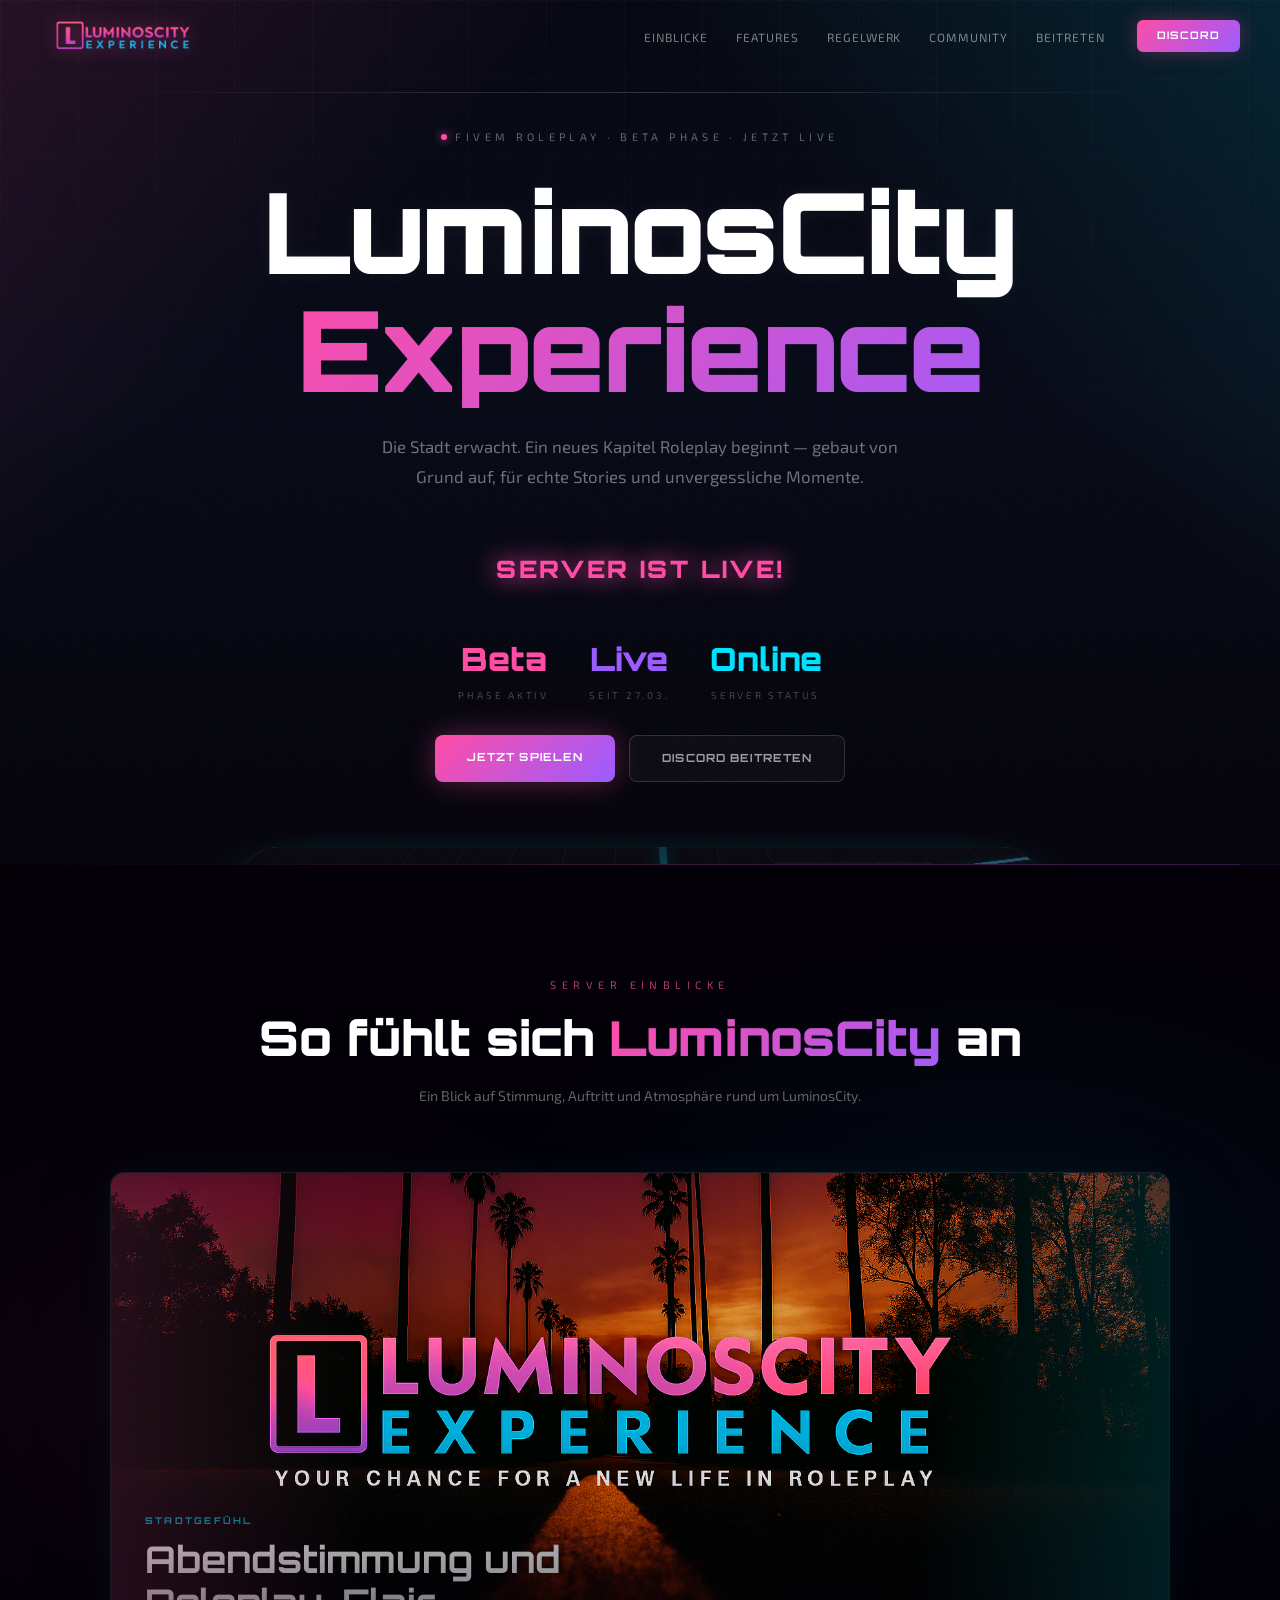
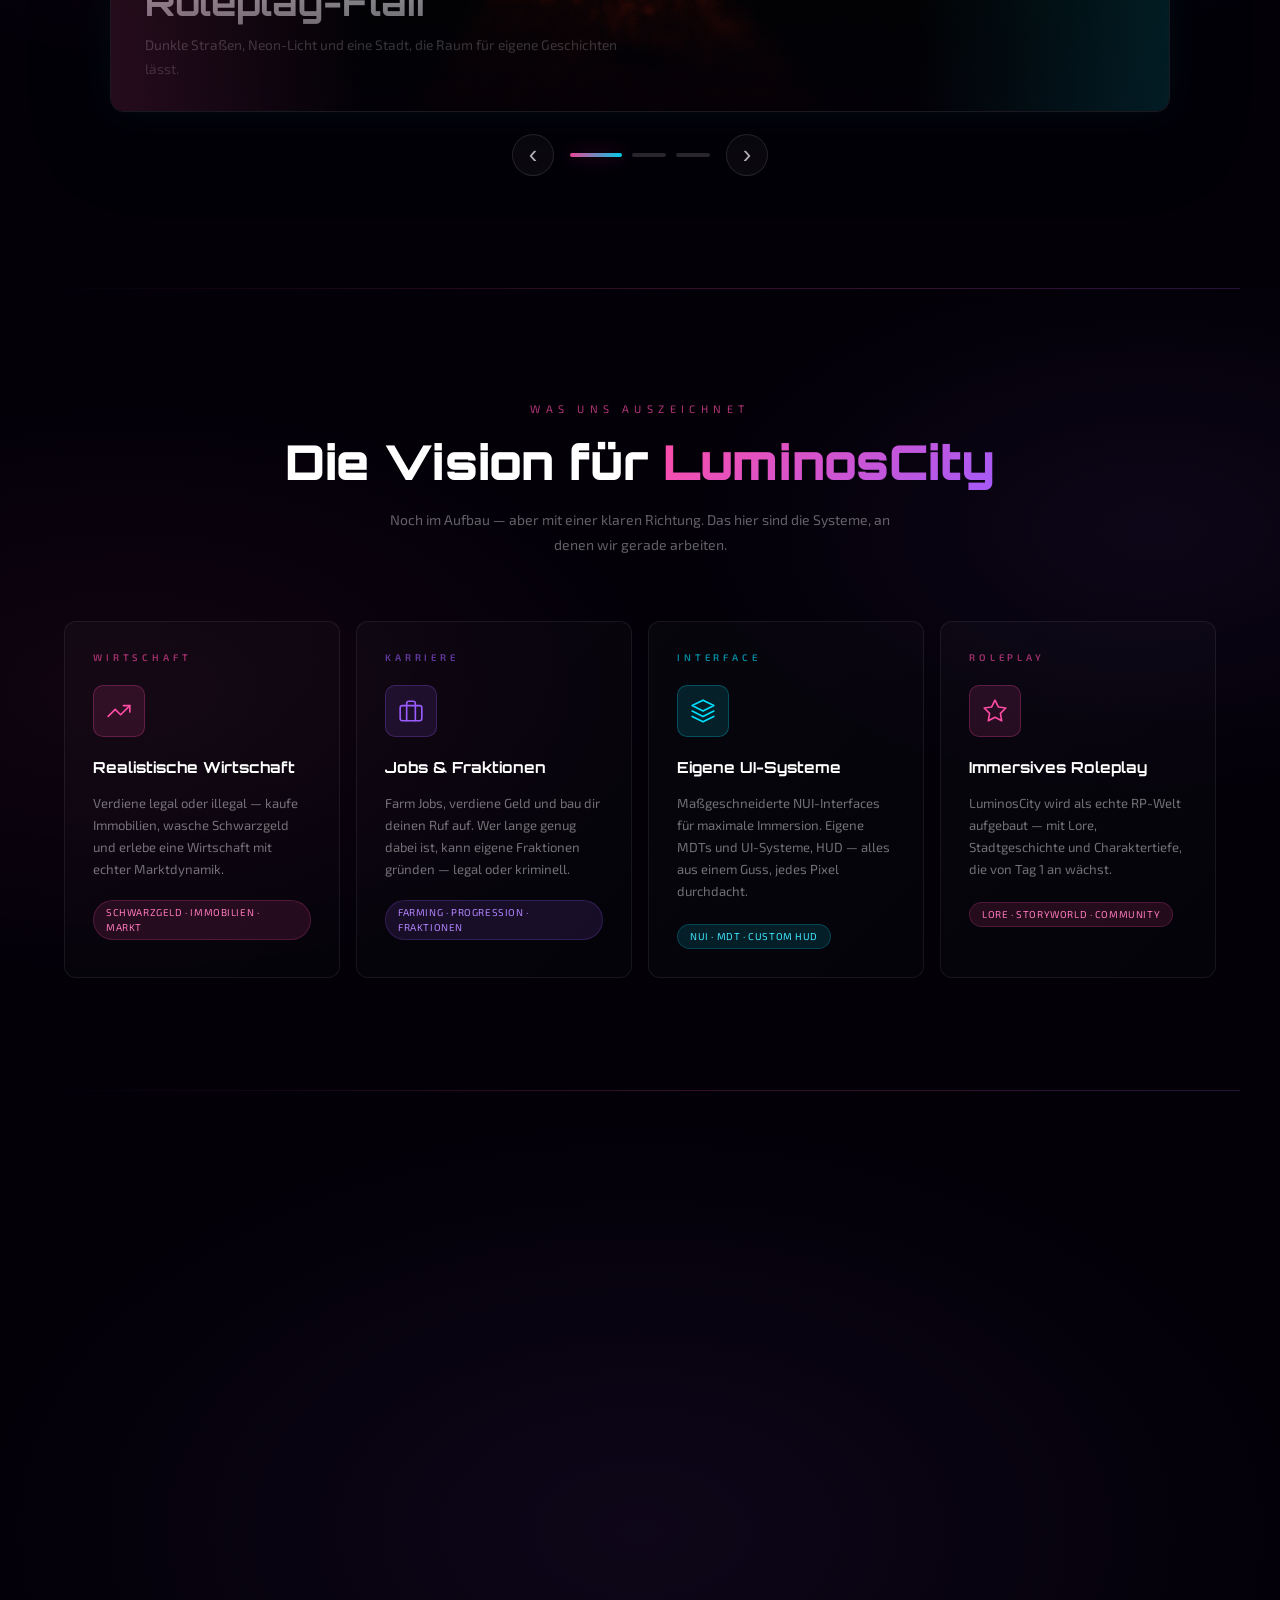
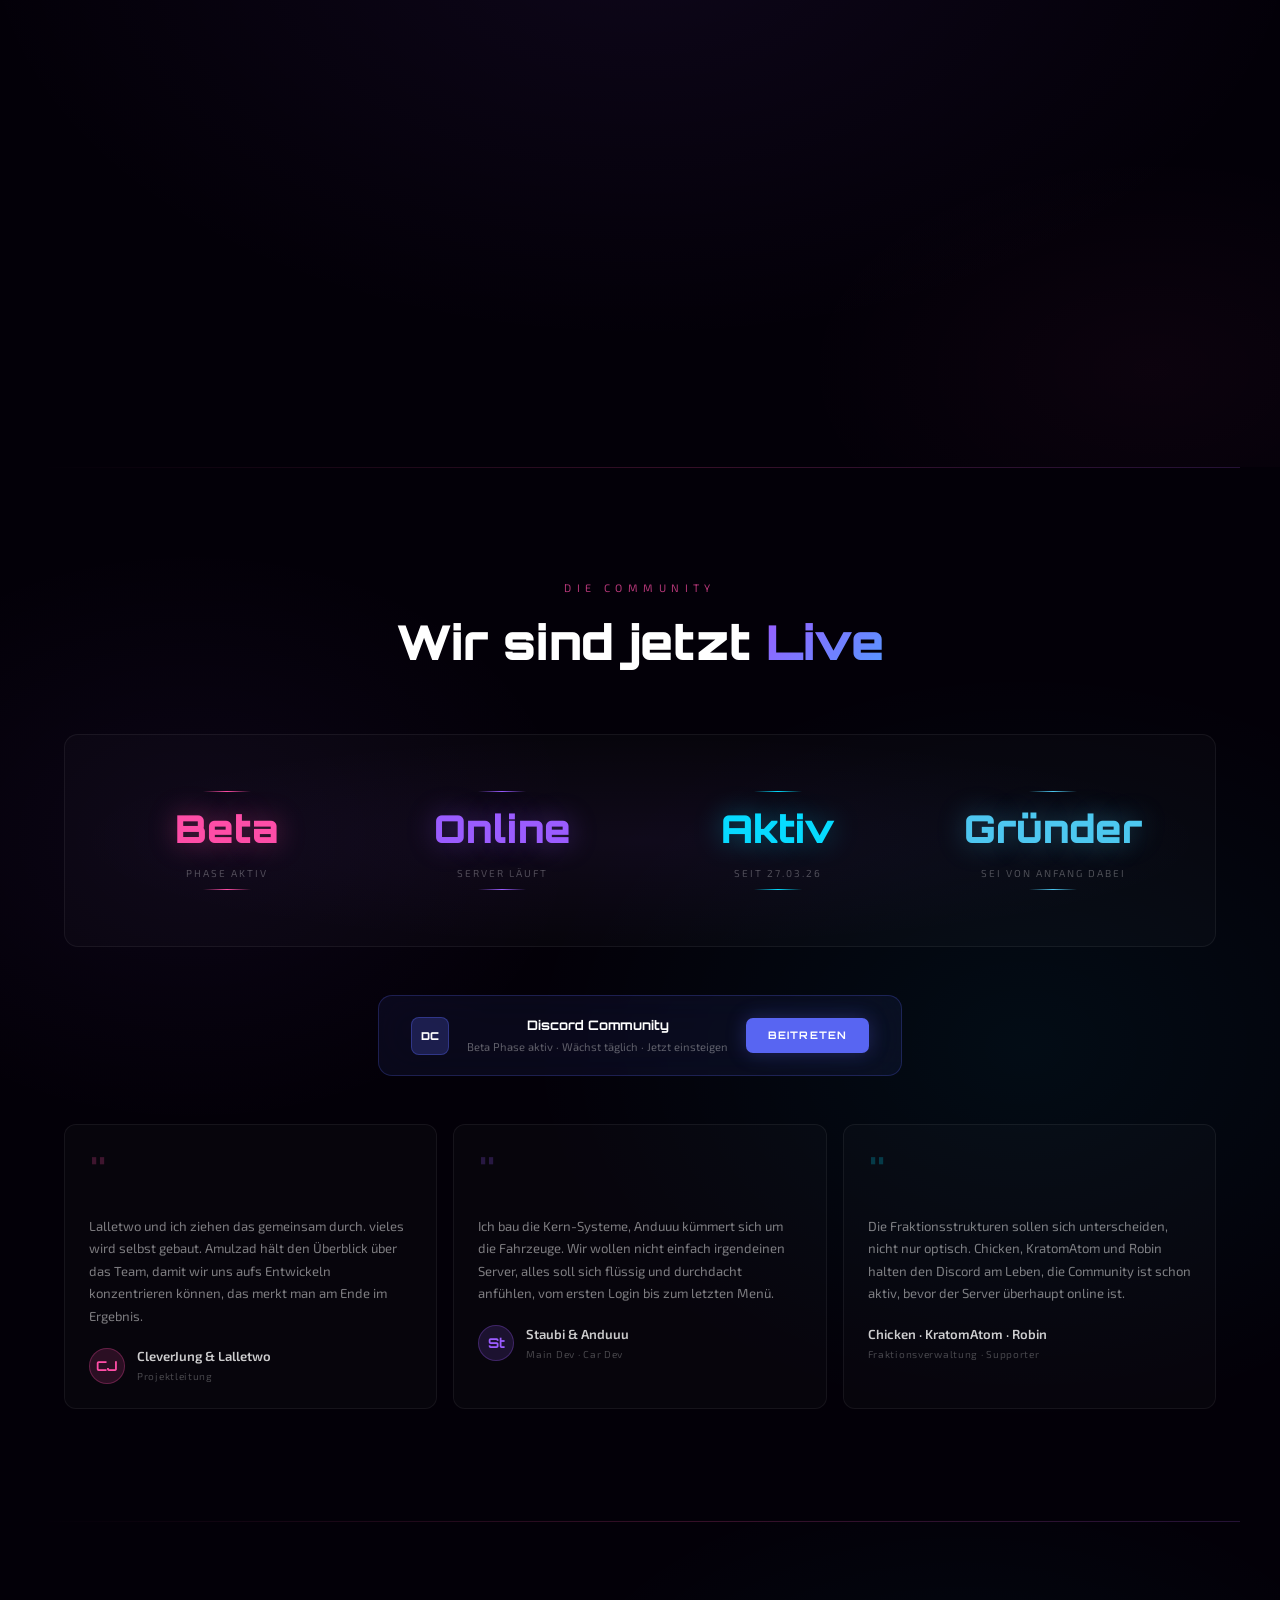
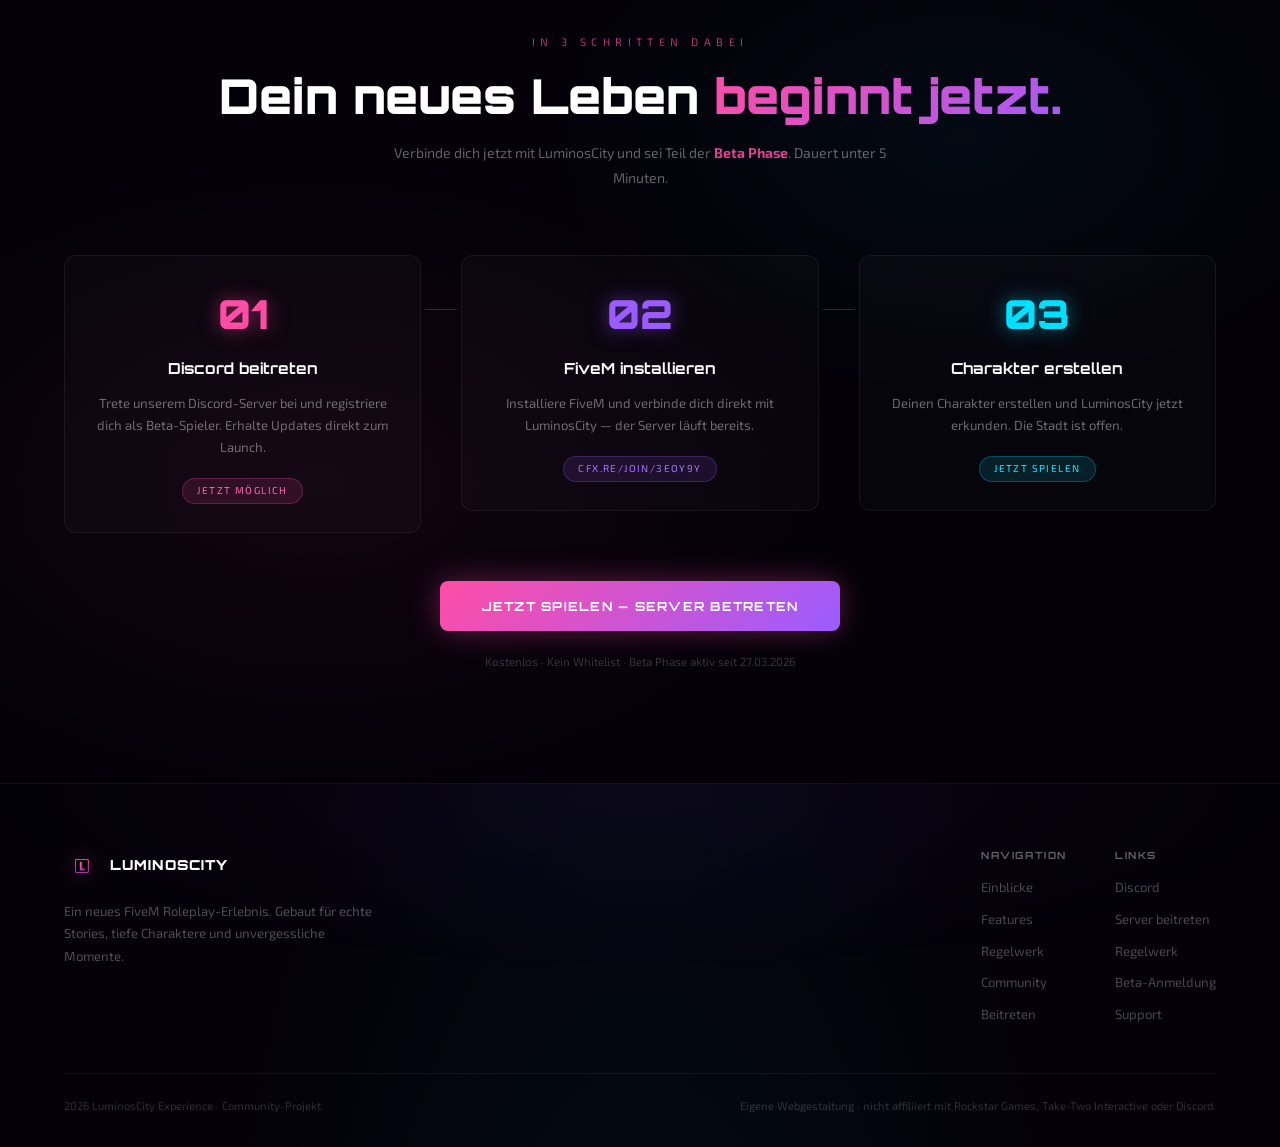
<file: index.html>
<!DOCTYPE html>
<html lang="de">
<head>
  <meta charset="UTF-8" />
  <meta name="viewport" content="width=device-width, initial-scale=1.0" />
  <title>LuminosCity Experience — Beta Phase · Jetzt Live</title>
  <link rel="preconnect" href="https://fonts.googleapis.com" />
  <link rel="preconnect" href="https://fonts.gstatic.com" crossorigin />
  <link href="https://fonts.googleapis.com/css2?family=Orbitron:wght@400;700;800;900&family=Exo+2:wght@300;400;500;600;700&display=swap" rel="stylesheet" />
  <link rel="icon" type="image/png" href="favicon.png" />
  <link rel="apple-touch-icon" href="LumiLogo.png" />
  <link rel="stylesheet" href="style.css" />
</head>
<body>

<!-- ═══════════════════════════════════════════ NAVBAR ═══ -->
<nav id="navbar">
  <div class="nav-inner">
    <a href="#" class="nav-logo">
      <img src="bannerlumi.png" alt="LuminosCity Experience" class="nav-logo-img" />
    </a>
    <ul class="nav-links">
      <li><a href="#einblicke">Einblicke</a></li>
      <li><a href="#features">Features</a></li>
      <li><a href="#regelwerk">Regelwerk</a></li>
      <li><a href="#community">Community</a></li>
      <li><a href="#join">Beitreten</a></li>
    </ul>
    <a href="https://discord.gg/mZbZmxQd2Q" target="_blank" rel="noopener noreferrer" class="nav-cta">Discord</a>
    <button id="menu-btn" class="menu-btn" aria-label="Menü öffnen">
      <span></span><span></span><span></span>
    </button>
  </div>
  <div id="mobile-menu" class="mobile-menu">
    <a href="#einblicke">Einblicke</a>
    <a href="#features">Features</a>
    <a href="#regelwerk">Regelwerk</a>
    <a href="#community">Community</a>
    <a href="#join">Beitreten</a>
    <a href="https://discord.gg/mZbZmxQd2Q" target="_blank" rel="noopener noreferrer" class="mobile-cta">Discord</a>
  </div>
</nav>

<!-- ════════════════════════════════════════════  HERO  ═══ -->
<section id="hero">
  <div class="hero-bg">
    <div class="hero-map" aria-hidden="true">
      <span class="map-road main"></span>
      <span class="map-road cross"></span>
      <span class="map-road diagonal"></span>
      <span class="map-block b1"></span>
      <span class="map-block b2"></span>
      <span class="map-block b3"></span>
      <span class="map-block b4"></span>
      <span class="map-node n1"></span>
      <span class="map-node n2"></span>
      <span class="map-node n3"></span>
    </div>
  </div>

  <div class="hero-content">
    <div class="hero-eyebrow anim">
      <span class="pulse-dot"></span>
      FiveM Roleplay · Beta Phase · Jetzt Live
    </div>
    <h1 class="hero-title anim">
      <span class="title-line">LuminosCity</span>
      <span class="title-line gradient-text">Experience</span>
    </h1>
    <p class="hero-sub anim">
      Die Stadt erwacht. Ein neues Kapitel Roleplay beginnt — gebaut von Grund auf,
      für echte Stories und unvergessliche Momente.
    </p>

    <!-- Countdown -->
    <div class="countdown anim" id="countdown-wrap">
      <div class="countdown-badge">
        <span class="pulse-dot"></span>
        SERVER IST LIVE · Beta Phase aktiv
      </div>
      <div class="cd-stats-grid">
        <div class="cd-stat-block" style="--c:#ff4da6">
          <div class="stat-line"></div>
          <div class="cd-digit" id="cd-days">05</div>
          <div class="cd-label">Tage</div>
          <div class="stat-line bot"></div>
        </div>
        <div class="cd-stat-block" style="--c:#9b5cff">
          <div class="stat-line"></div>
          <div class="cd-digit" id="cd-hours">00</div>
          <div class="cd-label">Stunden</div>
          <div class="stat-line bot"></div>
        </div>
        <div class="cd-stat-block" style="--c:#00e0ff">
          <div class="stat-line"></div>
          <div class="cd-digit" id="cd-minutes">00</div>
          <div class="cd-label">Minuten</div>
          <div class="stat-line bot"></div>
        </div>
        <div class="cd-stat-block" style="--c:#4cc9f0">
          <div class="stat-line"></div>
          <div class="cd-digit" id="cd-seconds">00</div>
          <div class="cd-label">Sekunden</div>
          <div class="stat-line bot"></div>
        </div>
      </div>
    </div>

    <!-- Stats -->
    <div class="hero-stats anim">
      <div class="hero-stat">
        <span class="stat-val" style="color:#ff4da6">Beta</span>
        <span class="stat-lbl">Phase aktiv</span>
      </div>
      <div class="hero-stat">
        <span class="stat-val" style="color:#9b5cff">Live</span>
        <span class="stat-lbl">Seit 27.03.</span>
      </div>
      <div class="hero-stat">
        <span class="stat-val" style="color:#00e0ff">Online</span>
        <span class="stat-lbl">Server Status</span>
      </div>
    </div>

    <!-- CTAs -->
    <div class="hero-ctas anim">
      <a href="https://play.luminoscity.de" target="_blank" rel="noopener noreferrer" class="btn-primary">Jetzt spielen</a>
      <a href="https://discord.gg/mZbZmxQd2Q" target="_blank" rel="noopener noreferrer" class="btn-ghost">Discord beitreten</a>
    </div>
  </div>
</section>

<div class="section-div"></div>

<!-- ══════════════════════════════════════════ EINBLICKE ═══ -->
<section id="einblicke" class="section">
  <div class="container">
    <div class="section-header anim">
      <div class="section-tag">Server Einblicke</div>
      <h2 class="section-title">So fühlt sich <span class="gradient-text">LuminosCity</span> an</h2>
      <p class="section-sub">Ein Blick auf Stimmung, Auftritt und Atmosphäre rund um LuminosCity.</p>
    </div>

    <div class="showcase anim" aria-label="LuminosCity Slideshow">
      <div class="showcase-stage">
        <figure class="showcase-slide active">
          <img src="hintergrundlumi.png" alt="Atmosphärische LuminosCity Vorschau mit Palmenstraße" />
          <figcaption>
            <span class="showcase-kicker">Stadtgefühl</span>
            <strong>Abendstimmung und Roleplay-Flair</strong>
            <p>Dunkle Straßen, Neon-Licht und eine Stadt, die Raum für eigene Geschichten lässt.</p>
          </figcaption>
        </figure>
        <figure class="showcase-slide">
          <img src="tx_discord_lumi_thumbnail.png" alt="LuminosCity Status-Grafik" />
          <figcaption>
            <span class="showcase-kicker">Live Status</span>
            <strong>Server online und Community erreichbar</strong>
            <p>Updates, Status und Treffpunkt für alle, die direkt in die Stadt einsteigen wollen.</p>
          </figcaption>
        </figure>
        <figure class="showcase-slide">
          <img src="tx_discord_lumi_thumbnail500x500.png" alt="Quadratische LuminosCity Community-Grafik" />
          <figcaption>
            <span class="showcase-kicker">Community</span>
            <strong>Markanter Auftritt für Updates</strong>
            <p>Alles läuft über eine erkennbare Linie, vom Discord bis zum ersten Login.</p>
          </figcaption>
        </figure>
      </div>

      <div class="showcase-controls" aria-label="Slideshow Steuerung">
        <button class="showcase-btn" type="button" data-showcase-prev aria-label="Vorheriges Bild">‹</button>
        <div class="showcase-dots" role="tablist" aria-label="Slides auswählen">
          <button class="showcase-dot active" type="button" data-showcase-dot="0" aria-label="Slide 1 anzeigen"></button>
          <button class="showcase-dot" type="button" data-showcase-dot="1" aria-label="Slide 2 anzeigen"></button>
          <button class="showcase-dot" type="button" data-showcase-dot="2" aria-label="Slide 3 anzeigen"></button>
        </div>
        <button class="showcase-btn" type="button" data-showcase-next aria-label="Nächstes Bild">›</button>
      </div>
    </div>
  </div>
</section>

<div class="section-div"></div>

<!-- ══════════════════════════════════════════ FEATURES ═══ -->
<section id="features" class="section">
  <div class="container">
    <div class="section-header anim">
      <div class="section-tag">Was uns auszeichnet</div>
      <h2 class="section-title">Die Vision für <span class="gradient-text">LuminosCity</span></h2>
      <p class="section-sub">Noch im Aufbau — aber mit einer klaren Richtung. Das hier sind die Systeme, an denen wir gerade arbeiten.</p>
    </div>
    <div class="features-grid">

      <div class="feature-card anim" style="--cc:#ff4da6">
        <div class="feature-label">WIRTSCHAFT</div>
        <div class="feature-icon">
          <svg viewBox="0 0 24 24" fill="none" stroke="currentColor" stroke-width="1.5" stroke-linecap="round" stroke-linejoin="round"><polyline points="22 7 13.5 15.5 8.5 10.5 2 17"/><polyline points="16 7 22 7 22 13"/></svg>
        </div>
        <h3 class="feature-title">Realistische Wirtschaft</h3>
        <p class="feature-desc">Verdiene legal oder illegal — kaufe Immobilien, wasche Schwarzgeld und erlebe eine Wirtschaft mit echter Marktdynamik.</p>
        <div class="feature-tag">Schwarzgeld · Immobilien · Markt</div>
      </div>

      <div class="feature-card anim" style="--cc:#9b5cff">
        <div class="feature-label">KARRIERE</div>
        <div class="feature-icon">
          <svg viewBox="0 0 24 24" fill="none" stroke="currentColor" stroke-width="1.5" stroke-linecap="round" stroke-linejoin="round"><rect x="2" y="7" width="20" height="14" rx="2"/><path d="M16 21V5a2 2 0 00-2-2h-4a2 2 0 00-2 2v16"/></svg>
        </div>
        <h3 class="feature-title">Jobs & Fraktionen</h3>
        <p class="feature-desc">Farm Jobs, verdiene Geld und bau dir deinen Ruf auf. Wer lange genug dabei ist, kann eigene Fraktionen gründen — legal oder kriminell.</p>
        <div class="feature-tag">Farming · Progression · Fraktionen</div>
      </div>

      <div class="feature-card anim" style="--cc:#00e0ff">
        <div class="feature-label">INTERFACE</div>
        <div class="feature-icon">
          <svg viewBox="0 0 24 24" fill="none" stroke="currentColor" stroke-width="1.5" stroke-linecap="round" stroke-linejoin="round"><polygon points="12 2 2 7 12 12 22 7 12 2"/><polyline points="2 17 12 22 22 17"/><polyline points="2 12 12 17 22 12"/></svg>
        </div>
        <h3 class="feature-title">Eigene UI-Systeme</h3>
        <p class="feature-desc">Maßgeschneiderte NUI-Interfaces für maximale Immersion. Eigene MDTs und UI-Systeme, HUD — alles aus einem Guss, jedes Pixel durchdacht.</p>
        <div class="feature-tag">NUI · MDT · Custom HUD</div>
      </div>

      <div class="feature-card anim" style="--cc:#ff4da6">
        <div class="feature-label">ROLEPLAY</div>
        <div class="feature-icon">
          <svg viewBox="0 0 24 24" fill="none" stroke="currentColor" stroke-width="1.5" stroke-linecap="round" stroke-linejoin="round"><polygon points="12 2 15.09 8.26 22 9.27 17 14.14 18.18 21.02 12 17.77 5.82 21.02 7 14.14 2 9.27 8.91 8.26 12 2"/></svg>
        </div>
        <h3 class="feature-title">Immersives Roleplay</h3>
        <p class="feature-desc">LuminosCity wird als echte RP-Welt aufgebaut — mit Lore, Stadtgeschichte und Charaktertiefe, die von Tag 1 an wächst.</p>
        <div class="feature-tag">Lore · Storyworld · Community</div>
      </div>

    </div>
  </div>
</section>

<div class="section-div"></div>

<!-- ══════════════════════════════════════════ REGELWERK ═══ -->
<section id="regelwerk" class="section">
  <div class="container">
    <div class="section-header anim">
      <div class="section-tag">Faire Welt · Klare Regeln</div>
      <h2 class="section-title">Das <span class="gradient-text">Regelwerk</span></h2>
      <p class="section-sub">LuminosCity lebt von Quality-Roleplay. Diese Grundregeln sorgen dafür, dass jeder Spieler ein faires und immersives Erlebnis hat.</p>
    </div>

    <div class="rules-grid">

      <!-- §1 Roleplay -->
      <div class="rule-card anim" style="--cc:#ff4da6">
        <div class="rule-card-header">
          <div class="rule-icon">
            <svg viewBox="0 0 24 24" fill="none" stroke="currentColor" stroke-width="2" stroke-linecap="round" stroke-linejoin="round"><path d="M17 21v-2a4 4 0 0 0-4-4H5a4 4 0 0 0-4 4v2"/><circle cx="9" cy="7" r="4"/><path d="M23 21v-2a4 4 0 0 0-3-3.87"/><path d="M16 3.13a4 4 0 0 1 0 7.75"/></svg>
          </div>
          <span class="rule-cat">Roleplay</span>
          <span class="rule-para">§1</span>
        </div>
        <ul class="rule-list">
          <li><span class="rule-num">1</span><div><strong>Charakter bleibt Charakter</strong><p>Kein Metagaming — kein Wissen aus OOC-Quellen, Streams oder Dritten darf ins Spiel einfließen.</p></div></li>
          <li><span class="rule-num">2</span><div><strong>Kein RDM / VDM</strong><p>Angriffe auf Spieler oder Fahrzeugrammen ohne glaubwürdigen RP-Grund sind strikt verboten.</p></div></li>
          <li><span class="rule-num">3</span><div><strong>Kein Powergaming</strong><p>Handlungen, die kein anderer Spieler realistisch verhindern oder nachvollziehen kann, sind untersagt.</p></div></li>
          <li><span class="rule-num">4</span><div><strong>New Life Rule</strong><p>Nach dem Tod erinnerst du dich nicht an die Ereignisse, die dazu geführt haben — dein Charakter beginnt neu.</p></div></li>
        </ul>
      </div>

      <!-- §2 Community -->
      <div class="rule-card anim" style="--cc:#9b5cff">
        <div class="rule-card-header">
          <div class="rule-icon">
            <svg viewBox="0 0 24 24" fill="none" stroke="currentColor" stroke-width="2" stroke-linecap="round" stroke-linejoin="round"><path d="M21 15a2 2 0 0 1-2 2H7l-4 4V5a2 2 0 0 1 2-2h14a2 2 0 0 1 2 2z"/></svg>
          </div>
          <span class="rule-cat">Community</span>
          <span class="rule-para">§2</span>
        </div>
        <ul class="rule-list">
          <li><span class="rule-num">1</span><div><strong>Respekt & Fairness</strong><p>Diskriminierung, Beleidigungen oder Toxizität werden sofort geahndet.</p></div></li>
          <li><span class="rule-num">2</span><div><strong>Kein Cheating</strong><p>Modifikationen oder Exploits, die einen Vorteil geben = permanenter Bann.</p></div></li>
          <li><span class="rule-num">3</span><div><strong>Admin-Entscheidungen</strong><p>Einsprüche ausschließlich über das Ticket-System auf Discord.</p></div></li>
          <li><span class="rule-num">4</span><div><strong>Werbung verboten</strong><p>Werbung für andere Server im Chat, in-game oder auf Discord ist verboten.</p></div></li>
        </ul>
      </div>

      <!-- §3 Server -->
      <div class="rule-card anim" style="--cc:#00e0ff">
        <div class="rule-card-header">
          <div class="rule-icon">
            <svg viewBox="0 0 24 24" fill="none" stroke="currentColor" stroke-width="2" stroke-linecap="round" stroke-linejoin="round"><rect x="2" y="2" width="20" height="8" rx="2"/><rect x="2" y="14" width="20" height="8" rx="2"/><line x1="6" y1="6" x2="6.01" y2="6"/><line x1="6" y1="18" x2="6.01" y2="18"/></svg>
          </div>
          <span class="rule-cat">Server</span>
          <span class="rule-para">§3</span>
        </div>
        <ul class="rule-list">
          <li><span class="rule-num">1</span><div><strong>Bugs melden, nicht nutzen</strong><p>Gefundene Bugs sofort per Ticket melden. Missbrauch riskiert deinen Account.</p></div></li>
          <li><span class="rule-num">2</span><div><strong>Deutsche Sprache</strong><p>LuminosCity ist deutschsprachig — Deutsch ist Pflichtsprache in-game.</p></div></li>
          <li><span class="rule-num">3</span><div><strong>Kein Server-Hopping</strong><p>Ressourcen von anderen Servern dürfen nicht eingebracht werden.</p></div></li>
          <li><span class="rule-num">4</span><div><strong>Mikrofon-Pflicht</strong><p>Ein Mikrofon ist Voraussetzung — LuminosCity setzt auf Voice-Roleplay.</p></div></li>
        </ul>
      </div>

    </div>

    <div class="rules-cta anim">
      <p>Dies ist ein Auszug. Das vollständige Regelwerk findest du hier.</p>
      <a href="regelwerk.html" class="btn-outline">
        Vollständiges Regelwerk lesen
      </a>
    </div>
  </div>
</section>

<div class="section-div"></div>

<!-- ══════════════════════════════════════════ COMMUNITY ═══ -->
<section id="community" class="section">
  <div class="container">
    <div class="section-header anim">
      <div class="section-tag">Die Community</div>
      <h2 class="section-title">Wir sind jetzt <span class="gradient-text-cool">Live</span></h2>
    </div>

    <!-- Stats -->
    <div class="stats-grid anim">
      <div class="stat-block" style="--c:#ff4da6">
        <div class="stat-line"></div>
        <div class="stat-num">Beta</div>
        <div class="stat-label">Phase aktiv</div>
        <div class="stat-line bot"></div>
      </div>
      <div class="stat-block" style="--c:#9b5cff">
        <div class="stat-line"></div>
        <div class="stat-num">Online</div>
        <div class="stat-label">Server läuft</div>
        <div class="stat-line bot"></div>
      </div>
      <div class="stat-block" style="--c:#00e0ff">
        <div class="stat-line"></div>
        <div class="stat-num">Aktiv</div>
        <div class="stat-label">Seit 27.03.26</div>
        <div class="stat-line bot"></div>
      </div>
      <div class="stat-block" style="--c:#4cc9f0">
        <div class="stat-line"></div>
        <div class="stat-num">Gründer</div>
        <div class="stat-label">Sei von Anfang dabei</div>
        <div class="stat-line bot"></div>
      </div>
    </div>

    <!-- Discord CTA -->
    <div class="discord-cta anim">
      <div class="discord-inner">
        <span class="discord-mark" aria-hidden="true">DC</span>
        <div>
          <div class="discord-name">Discord Community</div>
          <div class="discord-sub">Beta Phase aktiv · Wächst täglich · Jetzt einsteigen</div>
        </div>
        <a href="https://discord.gg/mZbZmxQd2Q" target="_blank" rel="noopener noreferrer" class="discord-btn">Beitreten</a>
      </div>
    </div>

    <!-- Team quotes -->
    <div class="team-grid">
      <div class="team-card anim" style="--c:#ff4da6">
        <div class="team-quote">"</div>
        <p>Lalletwo und ich ziehen das gemeinsam durch. vieles wird selbst gebaut. Amulzad hält den Überblick über das Team, damit wir uns aufs Entwickeln konzentrieren können, das merkt man am Ende im Ergebnis.</p>
        <div class="team-meta">
          <div class="team-avatar">CJ</div>
          <div>
            <div class="team-name">CleverJung & Lalletwo</div>
            <div class="team-role">Projektleitung</div>
          </div>
        </div>
      </div>
      <div class="team-card anim" style="--c:#9b5cff">
        <div class="team-quote">"</div>
        <p>Ich bau die Kern-Systeme, Anduuu kümmert sich um die Fahrzeuge. Wir wollen nicht einfach irgendeinen Server, alles soll sich flüssig und durchdacht anfühlen, vom ersten Login bis zum letzten Menü.</p>
        <div class="team-meta">
          <div class="team-avatar">St</div>
          <div>
            <div class="team-name">Staubi & Anduuu</div>
            <div class="team-role">Main Dev · Car Dev</div>
          </div>
        </div>
      </div>
      <div class="team-card anim" style="--c:#00e0ff">
        <div class="team-quote">"</div>
        <p>Die Fraktionsstrukturen sollen sich unterscheiden, nicht nur optisch. Chicken, KratomAtom und Robin halten den Discord am Leben, die Community ist schon aktiv, bevor der Server überhaupt online ist.</p>
        <div class="team-meta">
          <div>
            <div class="team-name">Chicken · KratomAtom · Robin</div>
            <div class="team-role">Fraktionsverwaltung · Supporter</div>
          </div>
        </div>
      </div>
    </div>
  </div>
</section>

<div class="section-div"></div>

<!-- ══════════════════════════════════════════ JOIN STEPS ═══ -->
<section id="join" class="section">
  <div class="container">
    <div class="section-header anim">
      <div class="section-tag">In 3 Schritten dabei</div>
      <h2 class="section-title">Dein neues Leben <span class="gradient-text">beginnt jetzt.</span></h2>
      <p class="section-sub">Verbinde dich jetzt mit LuminosCity und sei Teil der <strong style="color:rgba(255,77,166,0.85)">Beta Phase</strong>. Dauert unter 5 Minuten.</p>
    </div>

    <div class="steps-grid">
      <div class="step-card anim" style="--c:#ff4da6">
        <div class="step-num">01</div>
        <h3>Discord beitreten</h3>
        <p>Trete unserem Discord-Server bei und registriere dich als Beta-Spieler. Erhalte Updates direkt zum Launch.</p>
        <div class="step-badge">Jetzt möglich</div>
      </div>
      <div class="step-connector" aria-hidden="true"></div>
      <div class="step-card anim" style="--c:#9b5cff">
        <div class="step-num">02</div>
        <h3>FiveM installieren</h3>
        <p>Installiere FiveM und verbinde dich direkt mit LuminosCity — der Server läuft bereits.</p>
        <a href="https://play.luminoscity.de" target="_blank" rel="noopener noreferrer" class="step-badge" style="cursor:pointer;text-decoration:none;">cfx.re/join/3eoy9y</a>
      </div>
      <div class="step-connector" aria-hidden="true"></div>
      <div class="step-card anim" style="--c:#00e0ff">
        <div class="step-num">03</div>
        <h3>Charakter erstellen</h3>
        <p>Deinen Charakter erstellen und LuminosCity jetzt erkunden. Die Stadt ist offen.</p>
        <div class="step-badge">Jetzt spielen</div>
      </div>
    </div>

    <div class="join-cta anim">
      <a href="https://play.luminoscity.de" target="_blank" rel="noopener noreferrer" class="btn-primary btn-lg">Jetzt spielen — Server betreten</a>
      <p class="join-hint">Kostenlos · Kein Whitelist · Beta Phase aktiv seit 27.03.2026</p>
    </div>
  </div>
</section>

<!-- ════════════════════════════════════════════ FOOTER ═══ -->
<footer id="footer">
  <div class="container">
    <div class="footer-inner">
      <div class="footer-brand">
        <a href="#" class="footer-logo">
          <img src="LumiLogo.png" alt="LuminosCity Icon" class="footer-logo-img" />
          <span class="logo-text">LuminosCity</span>
        </a>
        <p class="footer-desc">Ein neues FiveM Roleplay-Erlebnis. Gebaut für echte Stories, tiefe Charaktere und unvergessliche Momente.</p>
      </div>
      <div class="footer-links">
        <div class="footer-col">
          <div class="footer-col-title">Navigation</div>
          <a href="#einblicke">Einblicke</a>
          <a href="#features">Features</a>
          <a href="#regelwerk">Regelwerk</a>
          <a href="#community">Community</a>
          <a href="#join">Beitreten</a>
        </div>
        <div class="footer-col">
          <div class="footer-col-title">Links</div>
          <a href="https://discord.gg/mZbZmxQd2Q" target="_blank" rel="noopener noreferrer">Discord</a>
          <a href="https://play.luminoscity.de" target="_blank" rel="noopener noreferrer">Server beitreten</a>
          <a href="#regelwerk">Regelwerk</a>
          <a href="https://discord.gg/mZbZmxQd2Q" target="_blank" rel="noopener noreferrer">Beta-Anmeldung</a>
          <a href="https://discord.gg/mZbZmxQd2Q" target="_blank" rel="noopener noreferrer">Support</a>
        </div>
      </div>
    </div>
    <div class="footer-bottom">
      <span>2026 LuminosCity Experience · Community-Projekt.</span>
      <span>Eigene Webgestaltung · nicht affiliiert mit Rockstar Games, Take-Two Interactive oder Discord.</span>
    </div>
  </div>
</footer>

<script src="script.js"></script>
</body>
</html>
</file>
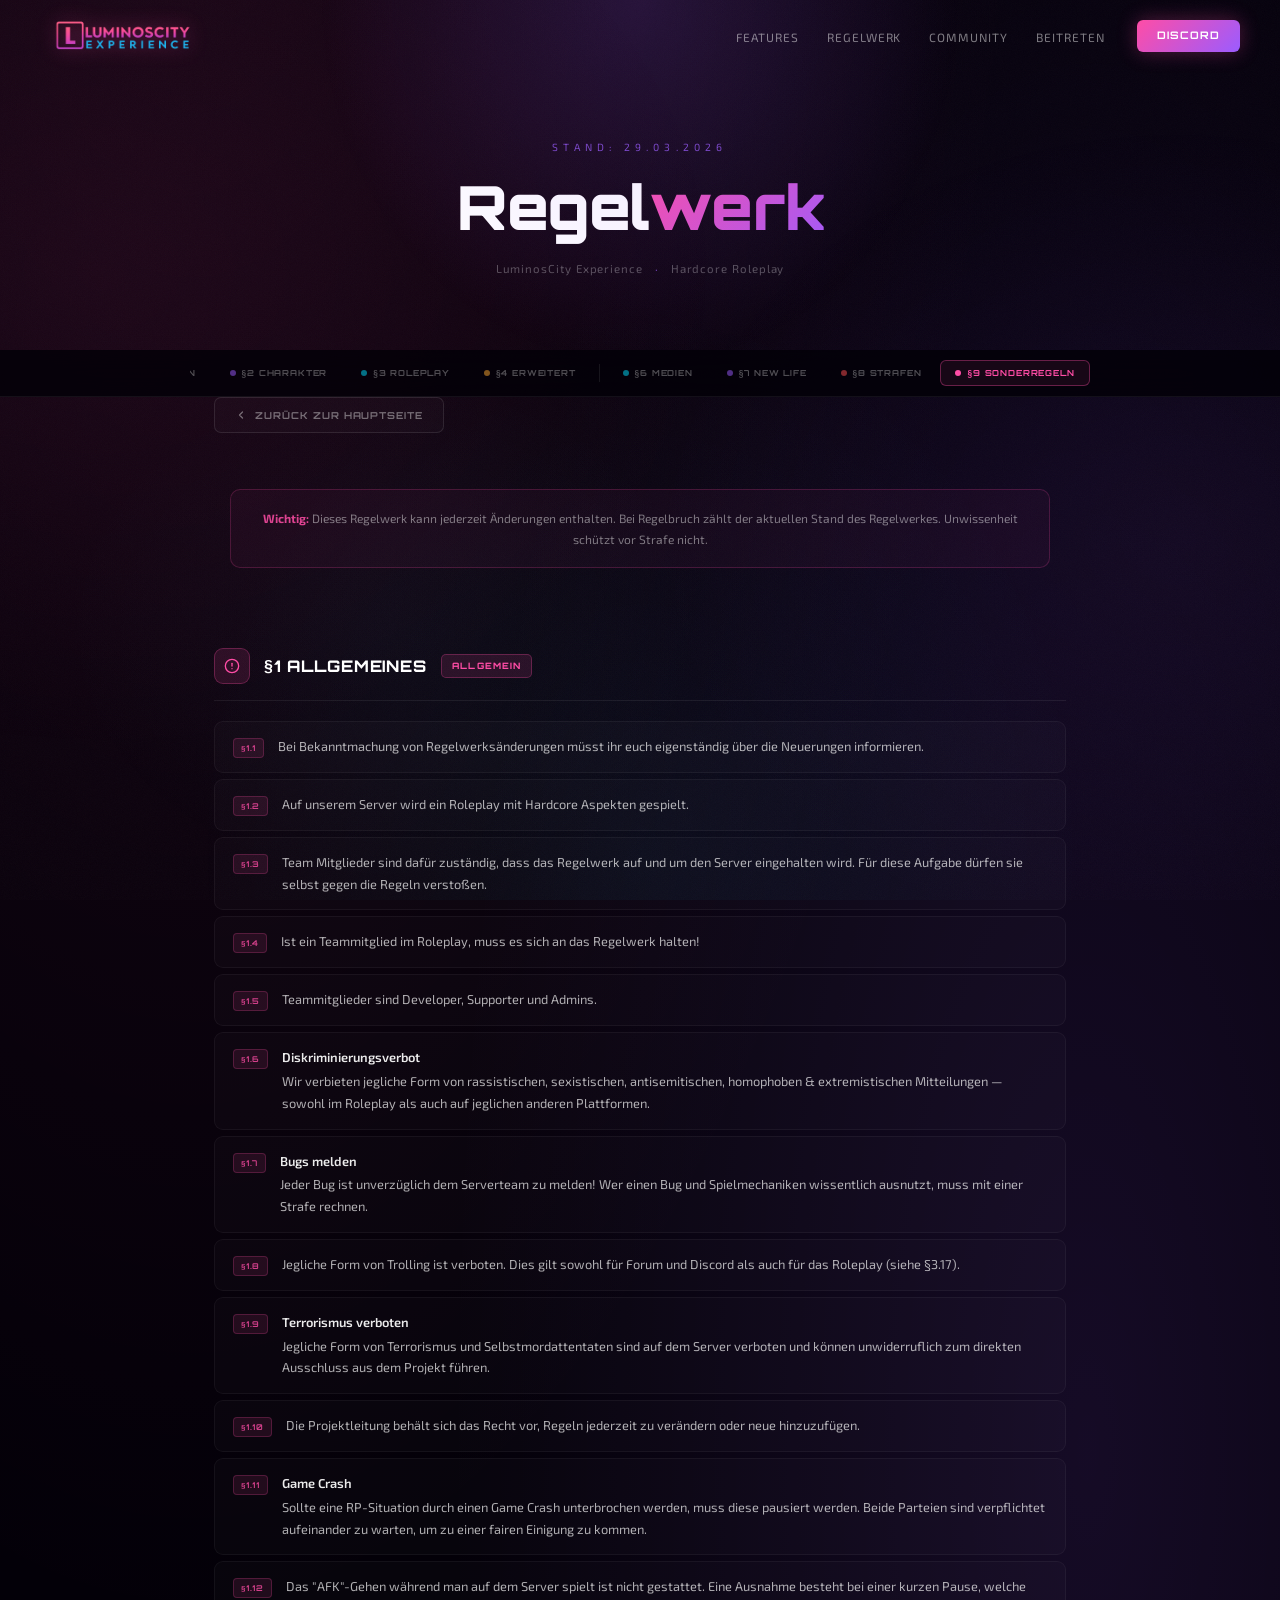
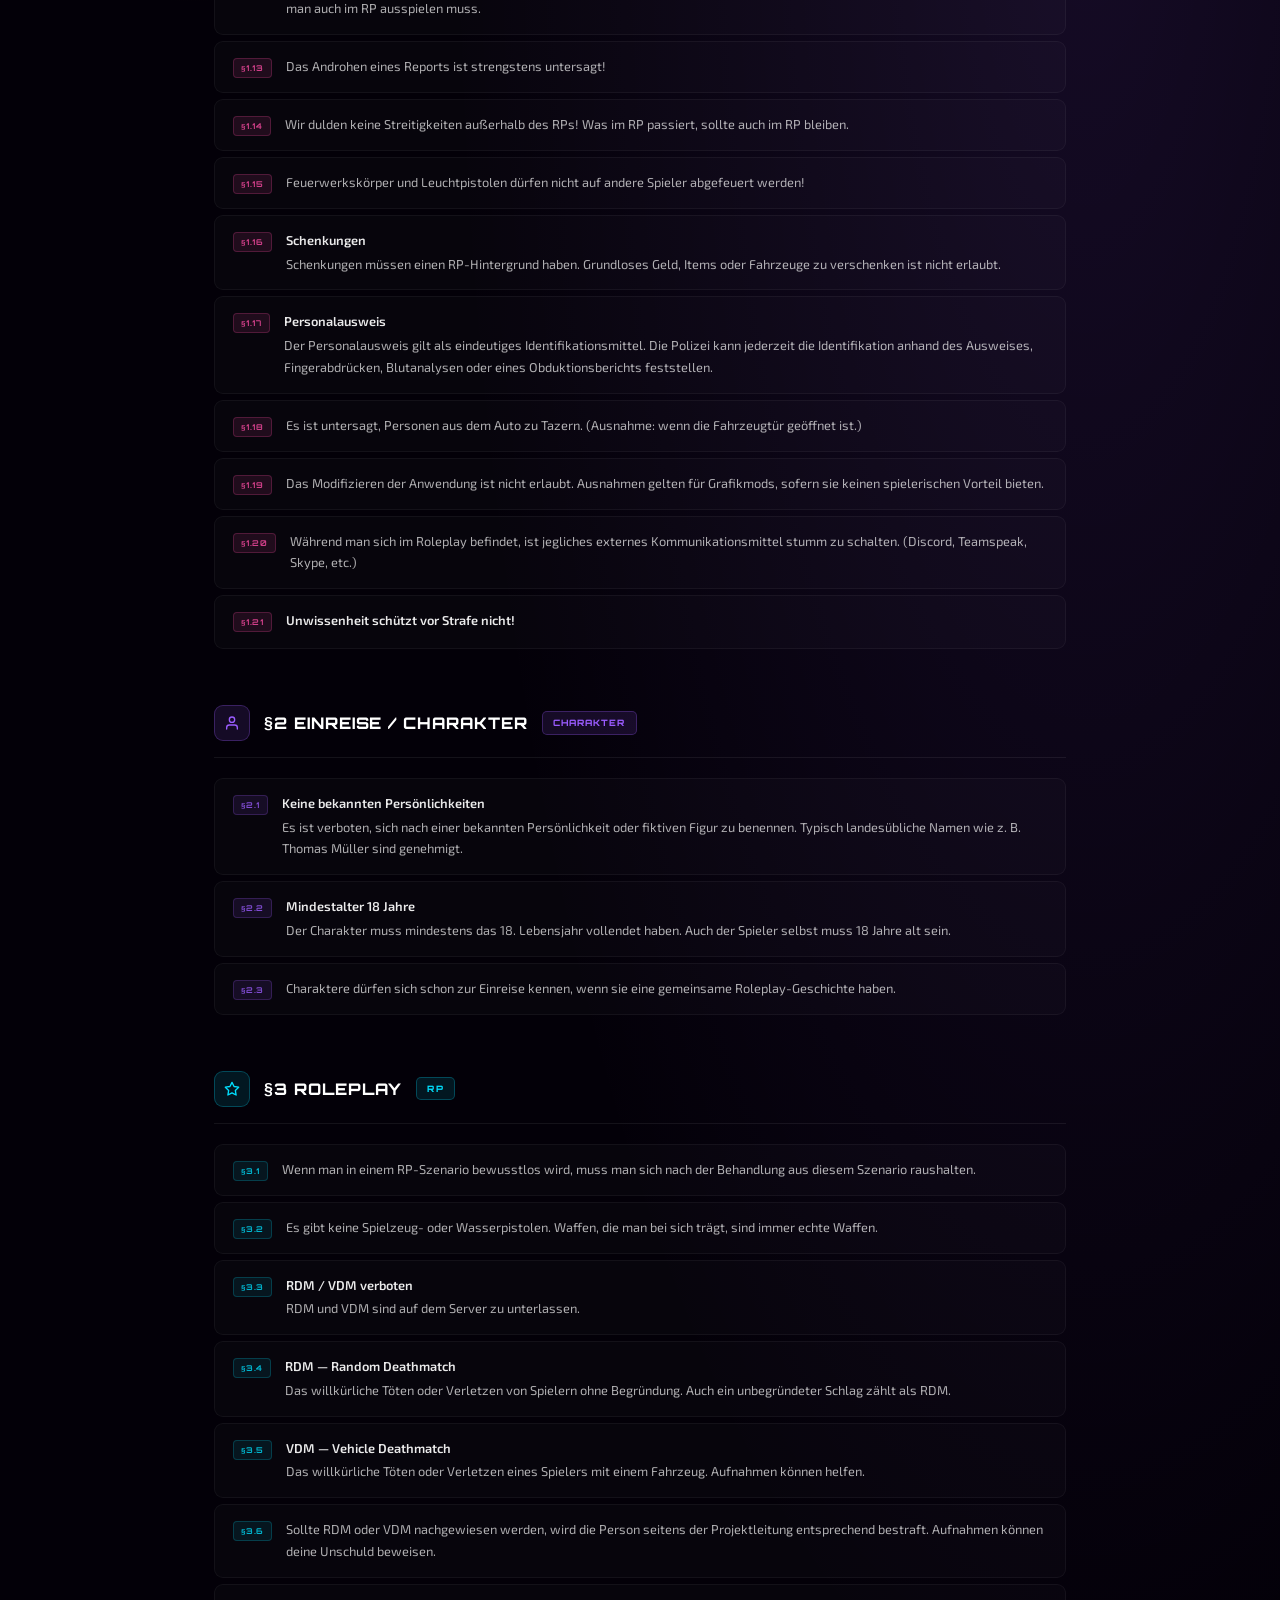
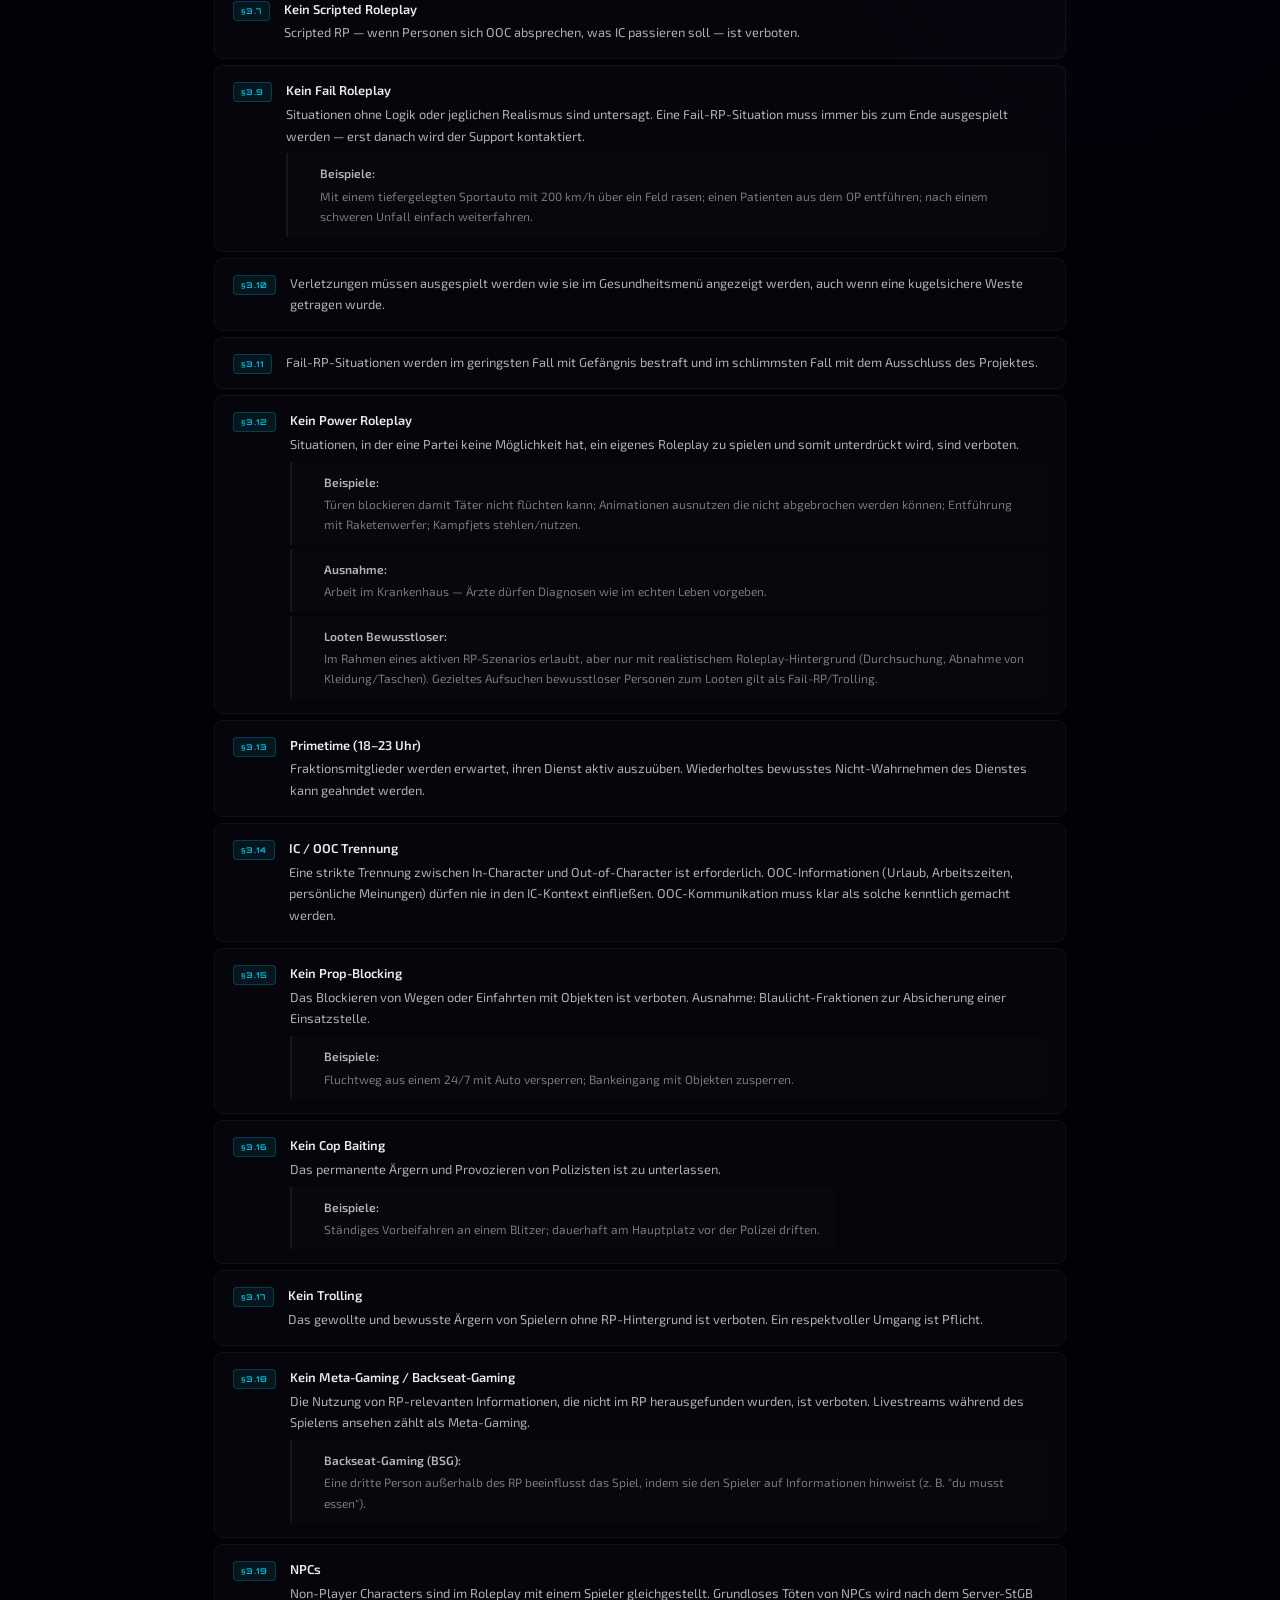
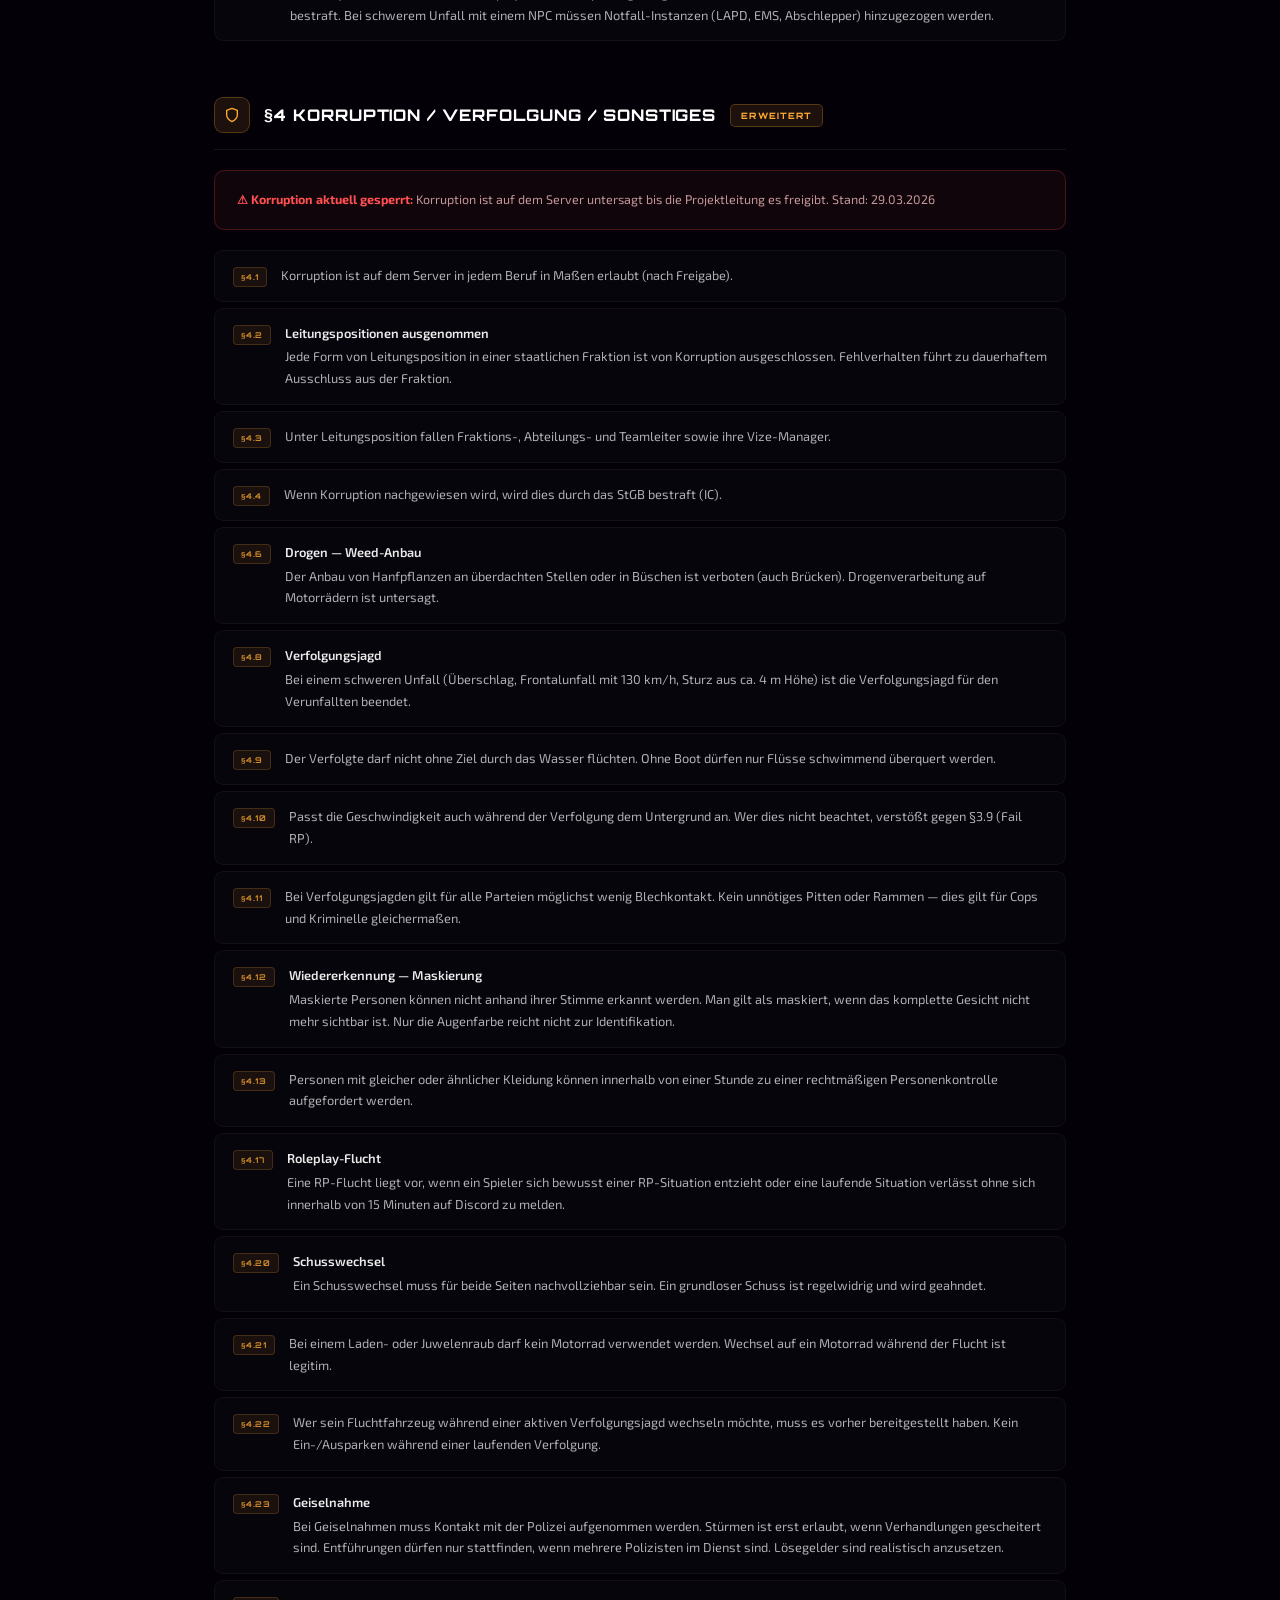
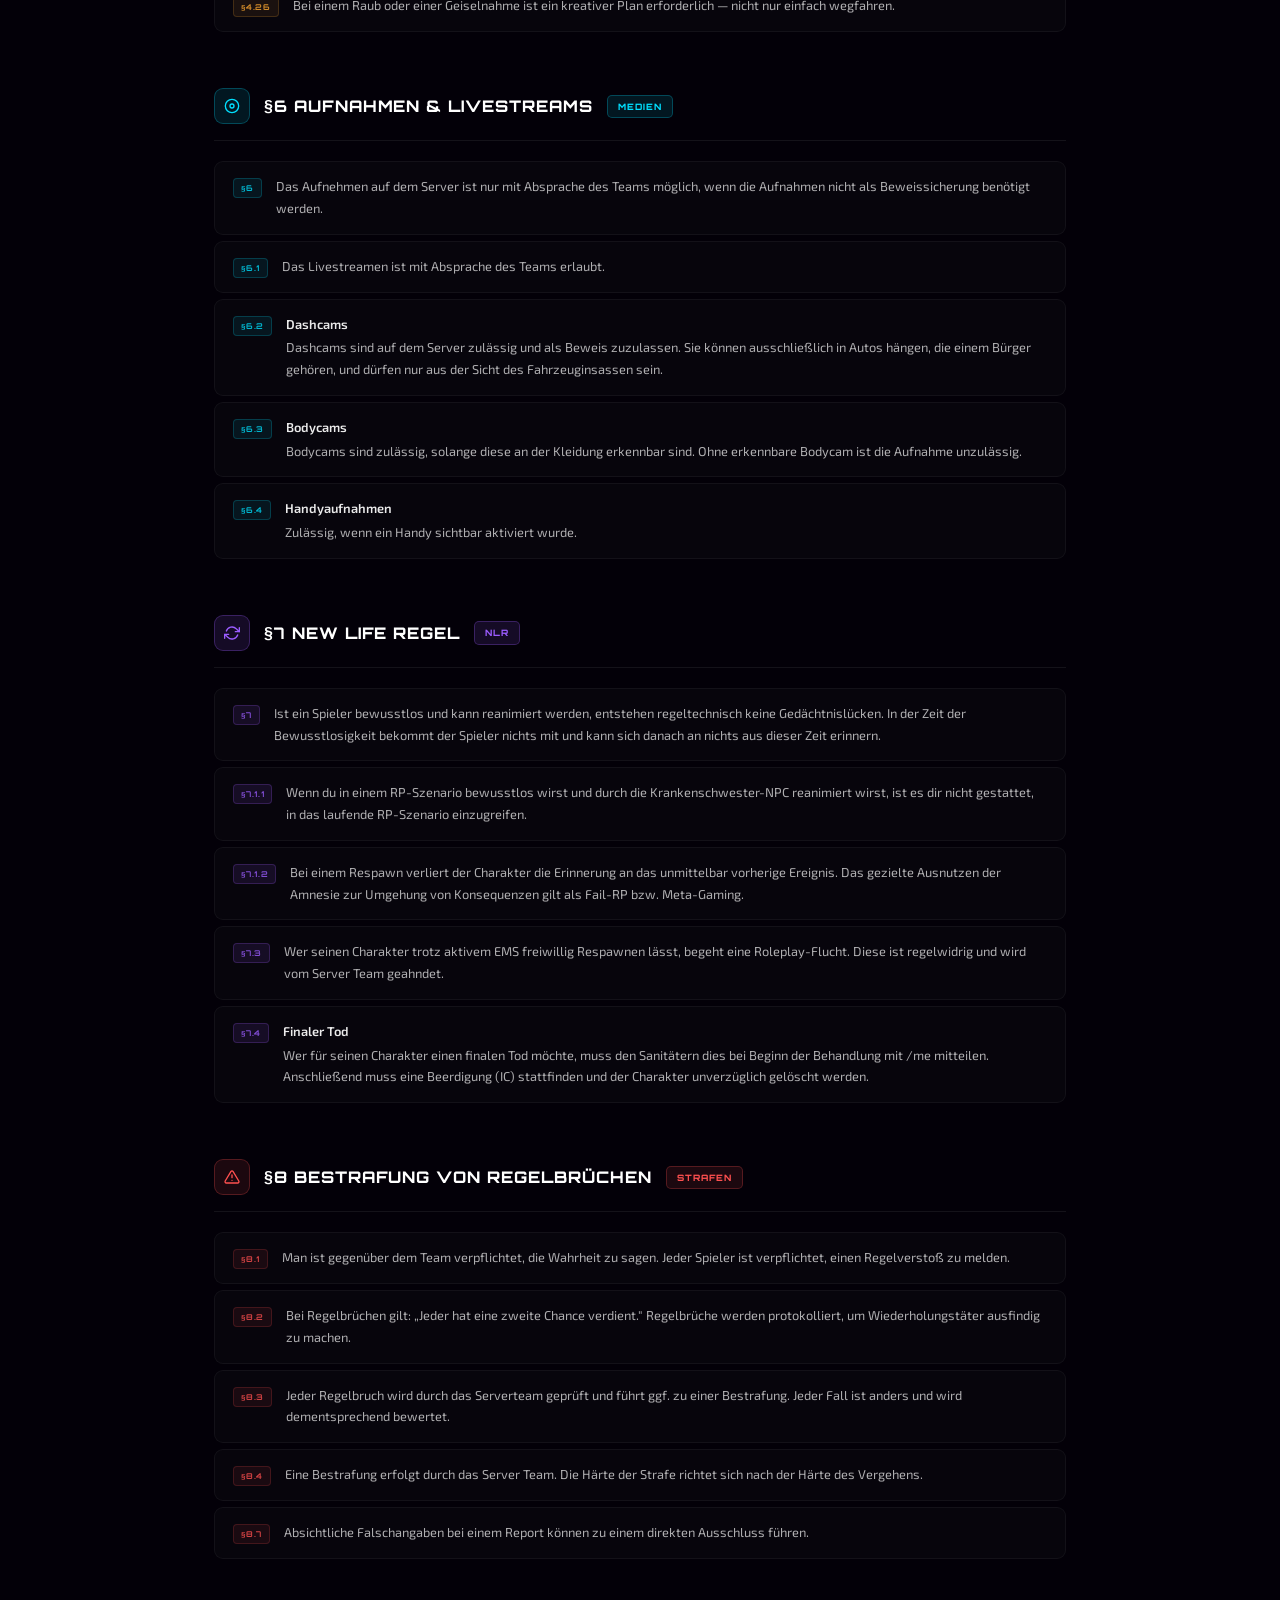
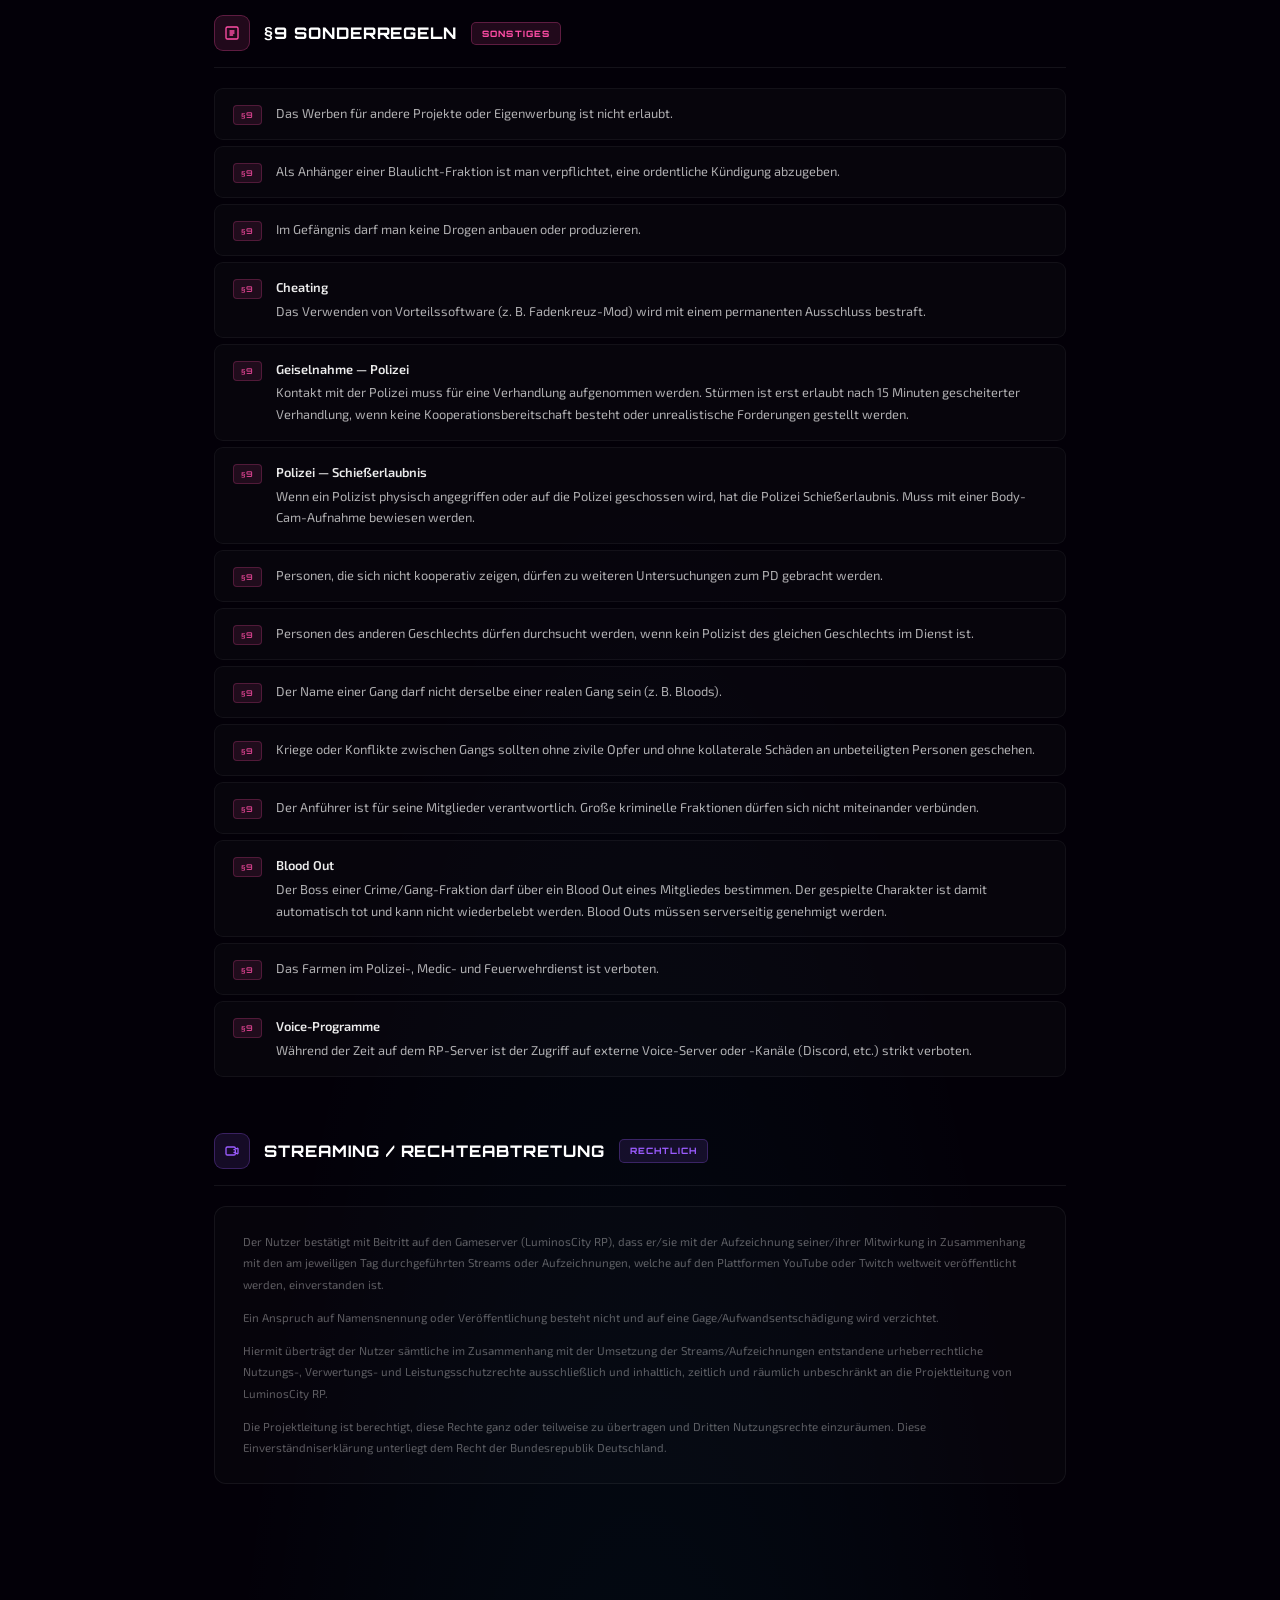
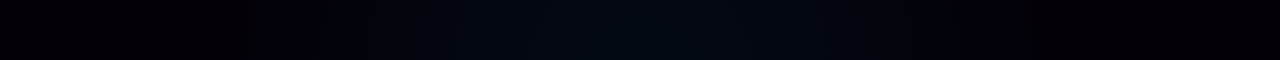
<file: regelwerk.html>
<!DOCTYPE html>
<html lang="de">
<head>
  <meta charset="UTF-8" />
  <meta name="viewport" content="width=device-width, initial-scale=1.0" />
  <title>Regelwerk — LuminosCity Experience</title>
  <link rel="preconnect" href="https://fonts.googleapis.com" />
  <link rel="preconnect" href="https://fonts.gstatic.com" crossorigin />
  <link href="https://fonts.googleapis.com/css2?family=Orbitron:wght@400;700;800;900&family=Exo+2:wght@300;400;500;600;700&display=swap" rel="stylesheet" />
  <link rel="stylesheet" href="style.css" />
  <link rel="icon" type="image/png" href="favicon.png" />
  <link rel="apple-touch-icon" href="LumiLogo.png" />
  <style>
    /* ── Regelwerk Page Styles ──────────────────────────── */
    .rw-hero {
      padding: 140px 24px 72px;
      text-align: center;
      position: relative;
      z-index: 1;
    }
    .rw-hero-glow {
      position: absolute;
      top: 0; left: 50%; transform: translateX(-50%);
      width: 700px; height: 400px;
      background: radial-gradient(ellipse at 50% 0%, rgba(155,92,255,0.18) 0%, transparent 65%);
      pointer-events: none;
    }
    .rw-hero-tag {
      font-size: 0.65rem;
      font-family: var(--f-body);
      letter-spacing: 0.5em;
      text-transform: uppercase;
      color: rgba(155,92,255,0.75);
      margin-bottom: 18px;
    }
    .rw-hero h1 {
      font-family: var(--f-title);
      font-size: clamp(2rem, 6vw, 3.8rem);
      font-weight: 900;
      color: #fff;
      line-height: 1.1;
      margin-bottom: 20px;
    }
    .rw-hero-meta {
      font-size: 0.72rem;
      color: rgba(255,255,255,0.3);
      letter-spacing: 0.08em;
    }
    .rw-hero-meta span {
      color: rgba(155,92,255,0.7);
      margin: 0 8px;
    }
    .rw-notice {
      max-width: 820px;
      margin: 0 auto 80px;
      padding: 18px 24px;
      border-radius: 10px;
      border: 1px solid rgba(255,77,166,0.2);
      background: rgba(255,77,166,0.04);
      font-size: 0.75rem;
      color: rgba(255,255,255,0.45);
      line-height: 1.7;
      text-align: center;
    }
    .rw-notice strong { color: rgba(255,77,166,0.85); }

    /* ── Paragraph sections ─────────────────────────────── */
    .rw-content {
      max-width: 900px;
      margin: 0 auto;
      padding: 0 24px 120px;
      position: relative;
      z-index: 1;
    }
    .rw-section {
      margin-bottom: 56px;
    }
    .rw-section-title {
      display: flex;
      align-items: center;
      gap: 14px;
      font-family: var(--f-title);
      font-size: 1rem;
      font-weight: 800;
      letter-spacing: 0.06em;
      text-transform: uppercase;
      color: #fff;
      padding-bottom: 16px;
      border-bottom: 1px solid rgba(255,255,255,0.07);
      margin-bottom: 20px;
    }
    .rw-section-title .rw-badge {
      font-family: var(--f-title);
      font-size: 0.55rem;
      letter-spacing: 0.12em;
      padding: 4px 10px;
      border-radius: 5px;
      flex-shrink: 0;
    }
    .rw-badge-pink   { background: rgba(255,77,166,0.12); border: 1px solid rgba(255,77,166,0.28); color: #ff4da6; }
    .rw-badge-purple { background: rgba(155,92,255,0.12); border: 1px solid rgba(155,92,255,0.28); color: #9b5cff; }
    .rw-badge-cyan   { background: rgba(0,224,255,0.10);  border: 1px solid rgba(0,224,255,0.25);  color: #00e0ff; }
    .rw-badge-orange { background: rgba(255,170,50,0.10); border: 1px solid rgba(255,170,50,0.25); color: #ffaa32; }
    .rw-badge-red    { background: rgba(255,80,80,0.10);  border: 1px solid rgba(255,80,80,0.25);  color: #ff5050; }

    .rw-icon {
      width: 36px; height: 36px;
      border-radius: 9px;
      display: flex; align-items: center; justify-content: center;
      flex-shrink: 0;
    }
    .rw-icon svg { width: 16px; height: 16px; display: block; }
    .rw-icon-pink   { background: rgba(255,77,166,0.12); border: 1px solid rgba(255,77,166,0.28); color: #ff4da6; }
    .rw-icon-purple { background: rgba(155,92,255,0.12); border: 1px solid rgba(155,92,255,0.28); color: #9b5cff; }
    .rw-icon-cyan   { background: rgba(0,224,255,0.10);  border: 1px solid rgba(0,224,255,0.25);  color: #00e0ff; }
    .rw-icon-orange { background: rgba(255,170,50,0.10); border: 1px solid rgba(255,170,50,0.25); color: #ffaa32; }
    .rw-icon-red    { background: rgba(255,80,80,0.10);  border: 1px solid rgba(255,80,80,0.25);  color: #ff5050; }

    .rw-rules {
      display: flex;
      flex-direction: column;
      gap: 6px;
    }
    .rw-rule {
      display: flex;
      align-items: flex-start;
      gap: 14px;
      padding: 14px 18px;
      border-radius: 9px;
      background: rgba(255,255,255,0.018);
      border: 1px solid rgba(255,255,255,0.048);
      transition: background 0.2s, border-color 0.2s;
    }
    .rw-rule:hover {
      background: rgba(255,255,255,0.032);
      border-color: rgba(255,255,255,0.085);
    }
    .rw-rule-num {
      font-family: var(--f-title);
      font-size: 0.5rem;
      font-weight: 700;
      letter-spacing: 0.08em;
      padding: 3px 7px;
      border-radius: 4px;
      flex-shrink: 0;
      margin-top: 2px;
      white-space: nowrap;
    }
    .rw-num-pink   { background: rgba(255,77,166,0.1);  border: 1px solid rgba(255,77,166,0.22); color: rgba(255,77,166,0.8);  }
    .rw-num-purple { background: rgba(155,92,255,0.1);  border: 1px solid rgba(155,92,255,0.22); color: rgba(155,92,255,0.8);  }
    .rw-num-cyan   { background: rgba(0,224,255,0.08);  border: 1px solid rgba(0,224,255,0.2);   color: rgba(0,224,255,0.8);   }
    .rw-num-orange { background: rgba(255,170,50,0.08); border: 1px solid rgba(255,170,50,0.18); color: rgba(255,170,50,0.8);  }
    .rw-num-red    { background: rgba(255,80,80,0.08);  border: 1px solid rgba(255,80,80,0.18);  color: rgba(255,80,80,0.8);   }

    .rw-rule-text {
      font-size: 0.8rem;
      color: rgba(255,255,255,0.68);
      line-height: 1.7;
    }
    .rw-rule-text strong {
      color: rgba(255,255,255,0.92);
      font-weight: 600;
      display: block;
      margin-bottom: 2px;
    }

    /* Warning block */
    .rw-warning {
      padding: 18px 22px;
      border-radius: 10px;
      background: rgba(255,80,80,0.06);
      border: 1px solid rgba(255,80,80,0.22);
      margin-bottom: 20px;
      font-size: 0.78rem;
      color: rgba(255,200,200,0.75);
      line-height: 1.7;
    }
    .rw-warning strong { color: #ff5050; }

    /* Sub-rule indent */
    .rw-subrules {
      display: flex;
      flex-direction: column;
      gap: 4px;
      margin-top: 6px;
      padding-left: 0;
    }
    .rw-subrule {
      padding: 10px 16px 10px 32px;
      border-left: 2px solid rgba(255,255,255,0.06);
      font-size: 0.75rem;
      color: rgba(255,255,255,0.45);
      line-height: 1.7;
      background: rgba(255,255,255,0.01);
      border-radius: 0 6px 6px 0;
    }
    .rw-subrule strong { color: rgba(255,255,255,0.7); font-weight: 600; }

    /* Back button */
    .rw-back {
      display: inline-flex;
      align-items: center;
      gap: 8px;
      font-family: var(--f-title);
      font-size: 0.6rem;
      font-weight: 700;
      letter-spacing: 0.1em;
      text-transform: uppercase;
      color: rgba(255,255,255,0.4);
      border: 1px solid rgba(255,255,255,0.1);
      padding: 10px 20px;
      border-radius: 7px;
      background: rgba(255,255,255,0.02);
      transition: color 0.2s, border-color 0.2s;
      margin-bottom: 56px;
    }
    .rw-back:hover { color: #fff; border-color: rgba(255,255,255,0.25); }
    .rw-back svg { width: 12px; height: 12px; }

    /* Streaming block */
    .rw-legal {
      padding: 24px 28px;
      border-radius: 12px;
      background: rgba(255,255,255,0.015);
      border: 1px solid rgba(255,255,255,0.06);
      font-size: 0.72rem;
      color: rgba(255,255,255,0.35);
      line-height: 1.85;
    }
    .rw-legal p + p { margin-top: 12px; }

    /* ── Sticky Filter Nav ────────────────────────────── */
    .rw-filter-nav {
      position: sticky;
      top: 64px;
      z-index: 50;
      background: rgba(3,0,8,0.82);
      backdrop-filter: blur(18px);
      -webkit-backdrop-filter: blur(18px);
      border-bottom: 1px solid rgba(255,255,255,0.06);
      padding: 0 24px;
      margin-bottom: 0;
    }
    .rw-filter-inner {
      max-width: 900px;
      margin: 0 auto;
      display: flex;
      align-items: center;
      gap: 4px;
      overflow-x: auto;
      scrollbar-width: none;
      padding: 10px 0;
    }
    .rw-filter-inner::-webkit-scrollbar { display: none; }
    .rw-filter-btn {
      display: inline-flex;
      align-items: center;
      gap: 6px;
      font-family: var(--f-title);
      font-size: 0.52rem;
      font-weight: 700;
      letter-spacing: 0.1em;
      text-transform: uppercase;
      padding: 7px 14px;
      border-radius: 6px;
      white-space: nowrap;
      cursor: pointer;
      border: 1px solid transparent;
      background: transparent;
      color: rgba(255,255,255,0.3);
      transition: color 0.2s, background 0.2s, border-color 0.2s;
      flex-shrink: 0;
    }
    .rw-filter-btn:hover {
      color: rgba(255,255,255,0.7);
      background: rgba(255,255,255,0.05);
    }
    .rw-filter-btn .rw-fb-dot {
      width: 6px; height: 6px;
      border-radius: 50%;
      flex-shrink: 0;
      opacity: 0.5;
      transition: opacity 0.2s;
    }
    .rw-filter-btn.active {
      color: #fff;
      background: rgba(255,255,255,0.07);
    }
    .rw-filter-btn.active .rw-fb-dot { opacity: 1; }
    .rw-filter-btn.fp.active  { border-color: rgba(255,77,166,0.35);  background: rgba(255,77,166,0.08);  color: #ff4da6; }
    .rw-filter-btn.fpu.active { border-color: rgba(155,92,255,0.35);  background: rgba(155,92,255,0.08);  color: #9b5cff; }
    .rw-filter-btn.fc.active  { border-color: rgba(0,224,255,0.3);    background: rgba(0,224,255,0.07);   color: #00e0ff; }
    .rw-filter-btn.fo.active  { border-color: rgba(255,170,50,0.35);  background: rgba(255,170,50,0.08);  color: #ffaa32; }
    .rw-filter-btn.fr.active  { border-color: rgba(255,80,80,0.35);   background: rgba(255,80,80,0.08);   color: #ff5050; }
    .rw-fb-dot.dp   { background: #ff4da6; }
    .rw-fb-dot.dpu  { background: #9b5cff; }
    .rw-fb-dot.dc   { background: #00e0ff; }
    .rw-fb-dot.do   { background: #ffaa32; }
    .rw-fb-dot.dr   { background: #ff5050; }
    .rw-filter-divider {
      width: 1px; height: 18px;
      background: rgba(255,255,255,0.08);
      flex-shrink: 0;
      margin: 0 4px;
    }

    @media (max-width: 600px) {
      .rw-rule { padding: 12px 14px; }
      .rw-rule-num { font-size: 0.45rem; }
      .rw-rule-text { font-size: 0.75rem; }
      .rw-filter-nav { top: 56px; }
    }
  </style>
</head>
<body>

<!-- ═══════════════════════════════════════════ NAVBAR ═══ -->
<nav id="navbar">
  <div class="nav-inner">
    <a href="index.html" class="nav-logo">
      <img src="bannerlumi.png" alt="LuminosCity Experience" class="nav-logo-img" />
    </a>
    <ul class="nav-links">
      <li><a href="index.html#features">Features</a></li>
      <li><a href="index.html#regelwerk">Regelwerk</a></li>
      <li><a href="index.html#community">Community</a></li>
      <li><a href="index.html#join">Beitreten</a></li>
    </ul>
    <a href="https://discord.gg/mZbZmxQd2Q" target="_blank" rel="noopener noreferrer" class="nav-cta">Discord</a>
    <button id="menu-btn" class="menu-btn" aria-label="Menü öffnen">
      <span></span><span></span><span></span>
    </button>
  </div>
  <div id="mobile-menu" class="mobile-menu">
    <a href="index.html#features">Features</a>
    <a href="index.html#regelwerk">Regelwerk</a>
    <a href="index.html#community">Community</a>
    <a href="index.html#join">Beitreten</a>
    <a href="https://discord.gg/mZbZmxQd2Q" target="_blank" rel="noopener noreferrer" class="mobile-cta">Discord</a>
  </div>
</nav>

<!-- ══════════════════════════════════════════ HERO ═══ -->
<div class="rw-hero">
  <div class="rw-hero-glow"></div>
  <div class="rw-hero-tag">Stand: 29.03.2026</div>
  <h1>Regel<span class="gradient-text">werk</span></h1>
  <div class="rw-hero-meta">LuminosCity Experience <span>·</span> Hardcore Roleplay</div>
</div>

<!-- ═══════════════════════════════════ FILTER NAV ═══ -->
<nav class="rw-filter-nav" aria-label="Regelwerk Navigation">
  <div class="rw-filter-inner">
    <button class="rw-filter-btn fp active" data-target="s1"><span class="rw-fb-dot dp"></span>§1 Allgemein</button>
    <button class="rw-filter-btn fpu" data-target="s2"><span class="rw-fb-dot dpu"></span>§2 Charakter</button>
    <button class="rw-filter-btn fc" data-target="s3"><span class="rw-fb-dot dc"></span>§3 Roleplay</button>
    <button class="rw-filter-btn fo" data-target="s4"><span class="rw-fb-dot do"></span>§4 Erweitert</button>
    <div class="rw-filter-divider"></div>
    <button class="rw-filter-btn fc" data-target="s6"><span class="rw-fb-dot dc"></span>§6 Medien</button>
    <button class="rw-filter-btn fpu" data-target="s7"><span class="rw-fb-dot dpu"></span>§7 New Life</button>
    <button class="rw-filter-btn fr" data-target="s8"><span class="rw-fb-dot dr"></span>§8 Strafen</button>
    <button class="rw-filter-btn fp" data-target="s9"><span class="rw-fb-dot dp"></span>§9 Sonderregeln</button>
    <div class="rw-filter-divider"></div>
    <button class="rw-filter-btn fpu" data-target="s-stream"><span class="rw-fb-dot dpu"></span>Streaming</button>
  </div>
</nav>

<!-- ══════════════════════════════════════ CONTENT ═══ -->
<div class="rw-content">

  <a href="index.html" class="rw-back">
    <svg viewBox="0 0 24 24" fill="none" stroke="currentColor" stroke-width="2.5" stroke-linecap="round" stroke-linejoin="round"><polyline points="15 18 9 12 15 6"/></svg>
    Zurück zur Hauptseite
  </a>

  <div class="rw-notice">
    <strong>Wichtig:</strong> Dieses Regelwerk kann jederzeit Änderungen enthalten. Bei Regelbruch zählt der aktuellen Stand des Regelwerkes. Unwissenheit schützt vor Strafe nicht.
  </div>

  <!-- §1 Allgemeines -->
  <div class="rw-section anim" id="s1">
    <div class="rw-section-title">
      <div class="rw-icon rw-icon-pink">
        <svg viewBox="0 0 24 24" fill="none" stroke="currentColor" stroke-width="2" stroke-linecap="round" stroke-linejoin="round"><circle cx="12" cy="12" r="10"/><line x1="12" y1="8" x2="12" y2="12"/><line x1="12" y1="16" x2="12.01" y2="16"/></svg>
      </div>
      §1 Allgemeines
      <span class="rw-badge rw-badge-pink">Allgemein</span>
    </div>
    <div class="rw-rules">
      <div class="rw-rule"><span class="rw-rule-num rw-num-pink">§1.1</span><div class="rw-rule-text">Bei Bekanntmachung von Regelwerksänderungen müsst ihr euch eigenständig über die Neuerungen informieren.</div></div>
      <div class="rw-rule"><span class="rw-rule-num rw-num-pink">§1.2</span><div class="rw-rule-text">Auf unserem Server wird ein Roleplay mit Hardcore Aspekten gespielt.</div></div>
      <div class="rw-rule"><span class="rw-rule-num rw-num-pink">§1.3</span><div class="rw-rule-text">Team Mitglieder sind dafür zuständig, dass das Regelwerk auf und um den Server eingehalten wird. Für diese Aufgabe dürfen sie selbst gegen die Regeln verstoßen.</div></div>
      <div class="rw-rule"><span class="rw-rule-num rw-num-pink">§1.4</span><div class="rw-rule-text">Ist ein Teammitglied im Roleplay, muss es sich an das Regelwerk halten!</div></div>
      <div class="rw-rule"><span class="rw-rule-num rw-num-pink">§1.5</span><div class="rw-rule-text">Teammitglieder sind Developer, Supporter und Admins.</div></div>
      <div class="rw-rule"><span class="rw-rule-num rw-num-pink">§1.6</span><div class="rw-rule-text"><strong>Diskriminierungsverbot</strong>Wir verbieten jegliche Form von rassistischen, sexistischen, antisemitischen, homophoben &amp; extremistischen Mitteilungen — sowohl im Roleplay als auch auf jeglichen anderen Plattformen.</div></div>
      <div class="rw-rule"><span class="rw-rule-num rw-num-pink">§1.7</span><div class="rw-rule-text"><strong>Bugs melden</strong>Jeder Bug ist unverzüglich dem Serverteam zu melden! Wer einen Bug und Spielmechaniken wissentlich ausnutzt, muss mit einer Strafe rechnen.</div></div>
      <div class="rw-rule"><span class="rw-rule-num rw-num-pink">§1.8</span><div class="rw-rule-text">Jegliche Form von Trolling ist verboten. Dies gilt sowohl für Forum und Discord als auch für das Roleplay (siehe §3.17).</div></div>
      <div class="rw-rule"><span class="rw-rule-num rw-num-pink">§1.9</span><div class="rw-rule-text"><strong>Terrorismus verboten</strong>Jegliche Form von Terrorismus und Selbstmordattentaten sind auf dem Server verboten und können unwiderruflich zum direkten Ausschluss aus dem Projekt führen.</div></div>
      <div class="rw-rule"><span class="rw-rule-num rw-num-pink">§1.10</span><div class="rw-rule-text">Die Projektleitung behält sich das Recht vor, Regeln jederzeit zu verändern oder neue hinzuzufügen.</div></div>
      <div class="rw-rule"><span class="rw-rule-num rw-num-pink">§1.11</span><div class="rw-rule-text"><strong>Game Crash</strong>Sollte eine RP-Situation durch einen Game Crash unterbrochen werden, muss diese pausiert werden. Beide Parteien sind verpflichtet aufeinander zu warten, um zu einer fairen Einigung zu kommen.</div></div>
      <div class="rw-rule"><span class="rw-rule-num rw-num-pink">§1.12</span><div class="rw-rule-text">Das "AFK"-Gehen während man auf dem Server spielt ist nicht gestattet. Eine Ausnahme besteht bei einer kurzen Pause, welche man auch im RP ausspielen muss.</div></div>
      <div class="rw-rule"><span class="rw-rule-num rw-num-pink">§1.13</span><div class="rw-rule-text">Das Androhen eines Reports ist strengstens untersagt!</div></div>
      <div class="rw-rule"><span class="rw-rule-num rw-num-pink">§1.14</span><div class="rw-rule-text">Wir dulden keine Streitigkeiten außerhalb des RPs! Was im RP passiert, sollte auch im RP bleiben.</div></div>
      <div class="rw-rule"><span class="rw-rule-num rw-num-pink">§1.15</span><div class="rw-rule-text">Feuerwerkskörper und Leuchtpistolen dürfen nicht auf andere Spieler abgefeuert werden!</div></div>
      <div class="rw-rule"><span class="rw-rule-num rw-num-pink">§1.16</span><div class="rw-rule-text"><strong>Schenkungen</strong>Schenkungen müssen einen RP-Hintergrund haben. Grundloses Geld, Items oder Fahrzeuge zu verschenken ist nicht erlaubt.</div></div>
      <div class="rw-rule"><span class="rw-rule-num rw-num-pink">§1.17</span><div class="rw-rule-text"><strong>Personalausweis</strong>Der Personalausweis gilt als eindeutiges Identifikationsmittel. Die Polizei kann jederzeit die Identifikation anhand des Ausweises, Fingerabdrücken, Blutanalysen oder eines Obduktionsberichts feststellen.</div></div>
      <div class="rw-rule"><span class="rw-rule-num rw-num-pink">§1.18</span><div class="rw-rule-text">Es ist untersagt, Personen aus dem Auto zu Tazern. (Ausnahme: wenn die Fahrzeugtür geöffnet ist.)</div></div>
      <div class="rw-rule"><span class="rw-rule-num rw-num-pink">§1.19</span><div class="rw-rule-text">Das Modifizieren der Anwendung ist nicht erlaubt. Ausnahmen gelten für Grafikmods, sofern sie keinen spielerischen Vorteil bieten.</div></div>
      <div class="rw-rule"><span class="rw-rule-num rw-num-pink">§1.20</span><div class="rw-rule-text">Während man sich im Roleplay befindet, ist jegliches externes Kommunikationsmittel stumm zu schalten. (Discord, Teamspeak, Skype, etc.)</div></div>
      <div class="rw-rule"><span class="rw-rule-num rw-num-pink">§1.21</span><div class="rw-rule-text"><strong>Unwissenheit schützt vor Strafe nicht!</strong></div></div>
    </div>
  </div>

  <!-- §2 Charakter -->
  <div class="rw-section anim" id="s2">
    <div class="rw-section-title">
      <div class="rw-icon rw-icon-purple">
        <svg viewBox="0 0 24 24" fill="none" stroke="currentColor" stroke-width="2" stroke-linecap="round" stroke-linejoin="round"><path d="M20 21v-2a4 4 0 0 0-4-4H8a4 4 0 0 0-4 4v2"/><circle cx="12" cy="7" r="4"/></svg>
      </div>
      §2 Einreise / Charakter
      <span class="rw-badge rw-badge-purple">Charakter</span>
    </div>
    <div class="rw-rules">
      <div class="rw-rule"><span class="rw-rule-num rw-num-purple">§2.1</span><div class="rw-rule-text"><strong>Keine bekannten Persönlichkeiten</strong>Es ist verboten, sich nach einer bekannten Persönlichkeit oder fiktiven Figur zu benennen. Typisch landesübliche Namen wie z. B. Thomas Müller sind genehmigt.</div></div>
      <div class="rw-rule"><span class="rw-rule-num rw-num-purple">§2.2</span><div class="rw-rule-text"><strong>Mindestalter 18 Jahre</strong>Der Charakter muss mindestens das 18. Lebensjahr vollendet haben. Auch der Spieler selbst muss 18 Jahre alt sein.</div></div>
      <div class="rw-rule"><span class="rw-rule-num rw-num-purple">§2.3</span><div class="rw-rule-text">Charaktere dürfen sich schon zur Einreise kennen, wenn sie eine gemeinsame Roleplay-Geschichte haben.</div></div>
    </div>
  </div>

  <!-- §3 Roleplay -->
  <div class="rw-section anim" id="s3">
    <div class="rw-section-title">
      <div class="rw-icon rw-icon-cyan">
        <svg viewBox="0 0 24 24" fill="none" stroke="currentColor" stroke-width="2" stroke-linecap="round" stroke-linejoin="round"><polygon points="12 2 15.09 8.26 22 9.27 17 14.14 18.18 21.02 12 17.77 5.82 21.02 7 14.14 2 9.27 8.91 8.26 12 2"/></svg>
      </div>
      §3 Roleplay
      <span class="rw-badge rw-badge-cyan">RP</span>
    </div>
    <div class="rw-rules">
      <div class="rw-rule"><span class="rw-rule-num rw-num-cyan">§3.1</span><div class="rw-rule-text">Wenn man in einem RP-Szenario bewusstlos wird, muss man sich nach der Behandlung aus diesem Szenario raushalten.</div></div>
      <div class="rw-rule"><span class="rw-rule-num rw-num-cyan">§3.2</span><div class="rw-rule-text">Es gibt keine Spielzeug- oder Wasserpistolen. Waffen, die man bei sich trägt, sind immer echte Waffen.</div></div>
      <div class="rw-rule"><span class="rw-rule-num rw-num-cyan">§3.3</span><div class="rw-rule-text"><strong>RDM / VDM verboten</strong>RDM und VDM sind auf dem Server zu unterlassen.</div></div>
      <div class="rw-rule"><span class="rw-rule-num rw-num-cyan">§3.4</span><div class="rw-rule-text"><strong>RDM — Random Deathmatch</strong>Das willkürliche Töten oder Verletzen von Spielern ohne Begründung. Auch ein unbegründeter Schlag zählt als RDM.</div></div>
      <div class="rw-rule"><span class="rw-rule-num rw-num-cyan">§3.5</span><div class="rw-rule-text"><strong>VDM — Vehicle Deathmatch</strong>Das willkürliche Töten oder Verletzen eines Spielers mit einem Fahrzeug. Aufnahmen können helfen.</div></div>
      <div class="rw-rule"><span class="rw-rule-num rw-num-cyan">§3.6</span><div class="rw-rule-text">Sollte RDM oder VDM nachgewiesen werden, wird die Person seitens der Projektleitung entsprechend bestraft. Aufnahmen können deine Unschuld beweisen.</div></div>
      <div class="rw-rule"><span class="rw-rule-num rw-num-cyan">§3.7</span><div class="rw-rule-text"><strong>Kein Scripted Roleplay</strong>Scripted RP — wenn Personen sich OOC absprechen, was IC passieren soll — ist verboten.</div></div>
      <div class="rw-rule"><span class="rw-rule-num rw-num-cyan">§3.9</span><div class="rw-rule-text"><strong>Kein Fail Roleplay</strong>Situationen ohne Logik oder jeglichen Realismus sind untersagt. Eine Fail-RP-Situation muss immer bis zum Ende ausgespielt werden — erst danach wird der Support kontaktiert.
        <div class="rw-subrules">
          <div class="rw-subrule"><strong>Beispiele:</strong> Mit einem tiefergelegten Sportauto mit 200 km/h über ein Feld rasen; einen Patienten aus dem OP entführen; nach einem schweren Unfall einfach weiterfahren.</div>
        </div>
      </div></div>
      <div class="rw-rule"><span class="rw-rule-num rw-num-cyan">§3.10</span><div class="rw-rule-text">Verletzungen müssen ausgespielt werden wie sie im Gesundheitsmenü angezeigt werden, auch wenn eine kugelsichere Weste getragen wurde.</div></div>
      <div class="rw-rule"><span class="rw-rule-num rw-num-cyan">§3.11</span><div class="rw-rule-text">Fail-RP-Situationen werden im geringsten Fall mit Gefängnis bestraft und im schlimmsten Fall mit dem Ausschluss des Projektes.</div></div>
      <div class="rw-rule"><span class="rw-rule-num rw-num-cyan">§3.12</span><div class="rw-rule-text"><strong>Kein Power Roleplay</strong>Situationen, in der eine Partei keine Möglichkeit hat, ein eigenes Roleplay zu spielen und somit unterdrückt wird, sind verboten.
        <div class="rw-subrules">
          <div class="rw-subrule"><strong>Beispiele:</strong> Türen blockieren damit Täter nicht flüchten kann; Animationen ausnutzen die nicht abgebrochen werden können; Entführung mit Raketenwerfer; Kampfjets stehlen/nutzen.</div>
          <div class="rw-subrule"><strong>Ausnahme:</strong> Arbeit im Krankenhaus — Ärzte dürfen Diagnosen wie im echten Leben vorgeben.</div>
          <div class="rw-subrule"><strong>Looten Bewusstloser:</strong> Im Rahmen eines aktiven RP-Szenarios erlaubt, aber nur mit realistischem Roleplay-Hintergrund (Durchsuchung, Abnahme von Kleidung/Taschen). Gezieltes Aufsuchen bewusstloser Personen zum Looten gilt als Fail-RP/Trolling.</div>
        </div>
      </div></div>
      <div class="rw-rule"><span class="rw-rule-num rw-num-cyan">§3.13</span><div class="rw-rule-text"><strong>Primetime (18–23 Uhr)</strong>Fraktionsmitglieder werden erwartet, ihren Dienst aktiv auszuüben. Wiederholtes bewusstes Nicht-Wahrnehmen des Dienstes kann geahndet werden.</div></div>
      <div class="rw-rule"><span class="rw-rule-num rw-num-cyan">§3.14</span><div class="rw-rule-text"><strong>IC / OOC Trennung</strong>Eine strikte Trennung zwischen In-Character und Out-of-Character ist erforderlich. OOC-Informationen (Urlaub, Arbeitszeiten, persönliche Meinungen) dürfen nie in den IC-Kontext einfließen. OOC-Kommunikation muss klar als solche kenntlich gemacht werden.</div></div>
      <div class="rw-rule"><span class="rw-rule-num rw-num-cyan">§3.15</span><div class="rw-rule-text"><strong>Kein Prop-Blocking</strong>Das Blockieren von Wegen oder Einfahrten mit Objekten ist verboten. Ausnahme: Blaulicht-Fraktionen zur Absicherung einer Einsatzstelle.
        <div class="rw-subrules">
          <div class="rw-subrule"><strong>Beispiele:</strong> Fluchtweg aus einem 24/7 mit Auto versperren; Bankeingang mit Objekten zusperren.</div>
        </div>
      </div></div>
      <div class="rw-rule"><span class="rw-rule-num rw-num-cyan">§3.16</span><div class="rw-rule-text"><strong>Kein Cop Baiting</strong>Das permanente Ärgern und Provozieren von Polizisten ist zu unterlassen.
        <div class="rw-subrules">
          <div class="rw-subrule"><strong>Beispiele:</strong> Ständiges Vorbeifahren an einem Blitzer; dauerhaft am Hauptplatz vor der Polizei driften.</div>
        </div>
      </div></div>
      <div class="rw-rule"><span class="rw-rule-num rw-num-cyan">§3.17</span><div class="rw-rule-text"><strong>Kein Trolling</strong>Das gewollte und bewusste Ärgern von Spielern ohne RP-Hintergrund ist verboten. Ein respektvoller Umgang ist Pflicht.</div></div>
      <div class="rw-rule"><span class="rw-rule-num rw-num-cyan">§3.18</span><div class="rw-rule-text"><strong>Kein Meta-Gaming / Backseat-Gaming</strong>Die Nutzung von RP-relevanten Informationen, die nicht im RP herausgefunden wurden, ist verboten. Livestreams während des Spielens ansehen zählt als Meta-Gaming.
        <div class="rw-subrules">
          <div class="rw-subrule"><strong>Backseat-Gaming (BSG):</strong> Eine dritte Person außerhalb des RP beeinflusst das Spiel, indem sie den Spieler auf Informationen hinweist (z. B. "du musst essen").</div>
        </div>
      </div></div>
      <div class="rw-rule"><span class="rw-rule-num rw-num-cyan">§3.19</span><div class="rw-rule-text"><strong>NPCs</strong>Non-Player Characters sind im Roleplay mit einem Spieler gleichgestellt. Grundloses Töten von NPCs wird nach dem Server-StGB bestraft. Bei schwerem Unfall mit einem NPC müssen Notfall-Instanzen (LAPD, EMS, Abschlepper) hinzugezogen werden.</div></div>
    </div>
  </div>

  <!-- §4 Korruption / Drogen / Verfolgung etc. -->
  <div class="rw-section anim" id="s4">
    <div class="rw-section-title">
      <div class="rw-icon rw-icon-orange">
        <svg viewBox="0 0 24 24" fill="none" stroke="currentColor" stroke-width="2" stroke-linecap="round" stroke-linejoin="round"><path d="M12 22s8-4 8-10V5l-8-3-8 3v7c0 6 8 10 8 10z"/></svg>
      </div>
      §4 Korruption / Verfolgung / Sonstiges
      <span class="rw-badge rw-badge-orange">Erweitert</span>
    </div>

    <div class="rw-warning">
      <strong>⚠ Korruption aktuell gesperrt:</strong> Korruption ist auf dem Server untersagt bis die Projektleitung es freigibt. Stand: 29.03.2026
    </div>

    <div class="rw-rules">
      <div class="rw-rule"><span class="rw-rule-num rw-num-orange">§4.1</span><div class="rw-rule-text">Korruption ist auf dem Server in jedem Beruf in Maßen erlaubt (nach Freigabe).</div></div>
      <div class="rw-rule"><span class="rw-rule-num rw-num-orange">§4.2</span><div class="rw-rule-text"><strong>Leitungspositionen ausgenommen</strong>Jede Form von Leitungsposition in einer staatlichen Fraktion ist von Korruption ausgeschlossen. Fehlverhalten führt zu dauerhaftem Ausschluss aus der Fraktion.</div></div>
      <div class="rw-rule"><span class="rw-rule-num rw-num-orange">§4.3</span><div class="rw-rule-text">Unter Leitungsposition fallen Fraktions-, Abteilungs- und Teamleiter sowie ihre Vize-Manager.</div></div>
      <div class="rw-rule"><span class="rw-rule-num rw-num-orange">§4.4</span><div class="rw-rule-text">Wenn Korruption nachgewiesen wird, wird dies durch das StGB bestraft (IC).</div></div>
      <div class="rw-rule"><span class="rw-rule-num rw-num-orange">§4.6</span><div class="rw-rule-text"><strong>Drogen — Weed-Anbau</strong>Der Anbau von Hanfpflanzen an überdachten Stellen oder in Büschen ist verboten (auch Brücken). Drogenverarbeitung auf Motorrädern ist untersagt.</div></div>
      <div class="rw-rule"><span class="rw-rule-num rw-num-orange">§4.8</span><div class="rw-rule-text"><strong>Verfolgungsjagd</strong>Bei einem schweren Unfall (Überschlag, Frontalunfall mit 130 km/h, Sturz aus ca. 4 m Höhe) ist die Verfolgungsjagd für den Verunfallten beendet.</div></div>
      <div class="rw-rule"><span class="rw-rule-num rw-num-orange">§4.9</span><div class="rw-rule-text">Der Verfolgte darf nicht ohne Ziel durch das Wasser flüchten. Ohne Boot dürfen nur Flüsse schwimmend überquert werden.</div></div>
      <div class="rw-rule"><span class="rw-rule-num rw-num-orange">§4.10</span><div class="rw-rule-text">Passt die Geschwindigkeit auch während der Verfolgung dem Untergrund an. Wer dies nicht beachtet, verstößt gegen §3.9 (Fail RP).</div></div>
      <div class="rw-rule"><span class="rw-rule-num rw-num-orange">§4.11</span><div class="rw-rule-text">Bei Verfolgungsjagden gilt für alle Parteien möglichst wenig Blechkontakt. Kein unnötiges Pitten oder Rammen — dies gilt für Cops und Kriminelle gleichermaßen.</div></div>
      <div class="rw-rule"><span class="rw-rule-num rw-num-orange">§4.12</span><div class="rw-rule-text"><strong>Wiedererkennung — Maskierung</strong>Maskierte Personen können nicht anhand ihrer Stimme erkannt werden. Man gilt als maskiert, wenn das komplette Gesicht nicht mehr sichtbar ist. Nur die Augenfarbe reicht nicht zur Identifikation.</div></div>
      <div class="rw-rule"><span class="rw-rule-num rw-num-orange">§4.13</span><div class="rw-rule-text">Personen mit gleicher oder ähnlicher Kleidung können innerhalb von einer Stunde zu einer rechtmäßigen Personenkontrolle aufgefordert werden.</div></div>
      <div class="rw-rule"><span class="rw-rule-num rw-num-orange">§4.17</span><div class="rw-rule-text"><strong>Roleplay-Flucht</strong>Eine RP-Flucht liegt vor, wenn ein Spieler sich bewusst einer RP-Situation entzieht oder eine laufende Situation verlässt ohne sich innerhalb von 15 Minuten auf Discord zu melden.</div></div>
      <div class="rw-rule"><span class="rw-rule-num rw-num-orange">§4.20</span><div class="rw-rule-text"><strong>Schusswechsel</strong>Ein Schusswechsel muss für beide Seiten nachvollziehbar sein. Ein grundloser Schuss ist regelwidrig und wird geahndet.</div></div>
      <div class="rw-rule"><span class="rw-rule-num rw-num-orange">§4.21</span><div class="rw-rule-text">Bei einem Laden- oder Juwelenraub darf kein Motorrad verwendet werden. Wechsel auf ein Motorrad während der Flucht ist legitim.</div></div>
      <div class="rw-rule"><span class="rw-rule-num rw-num-orange">§4.22</span><div class="rw-rule-text">Wer sein Fluchtfahrzeug während einer aktiven Verfolgungsjagd wechseln möchte, muss es vorher bereitgestellt haben. Kein Ein-/Ausparken während einer laufenden Verfolgung.</div></div>
      <div class="rw-rule"><span class="rw-rule-num rw-num-orange">§4.23</span><div class="rw-rule-text"><strong>Geiselnahme</strong>Bei Geiselnahmen muss Kontakt mit der Polizei aufgenommen werden. Stürmen ist erst erlaubt, wenn Verhandlungen gescheitert sind. Entführungen dürfen nur stattfinden, wenn mehrere Polizisten im Dienst sind. Lösegelder sind realistisch anzusetzen.</div></div>
      <div class="rw-rule"><span class="rw-rule-num rw-num-orange">§4.26</span><div class="rw-rule-text">Bei einem Raub oder einer Geiselnahme ist ein kreativer Plan erforderlich — nicht nur einfach wegfahren.</div></div>
    </div>
  </div>

  <!-- §6 Aufnahmen -->
  <div class="rw-section anim" id="s6">
    <div class="rw-section-title">
      <div class="rw-icon rw-icon-cyan">
        <svg viewBox="0 0 24 24" fill="none" stroke="currentColor" stroke-width="2" stroke-linecap="round" stroke-linejoin="round"><circle cx="12" cy="12" r="10"/><circle cx="12" cy="12" r="3"/></svg>
      </div>
      §6 Aufnahmen &amp; Livestreams
      <span class="rw-badge rw-badge-cyan">Medien</span>
    </div>
    <div class="rw-rules">
      <div class="rw-rule"><span class="rw-rule-num rw-num-cyan">§6</span><div class="rw-rule-text">Das Aufnehmen auf dem Server ist nur mit Absprache des Teams möglich, wenn die Aufnahmen nicht als Beweissicherung benötigt werden.</div></div>
      <div class="rw-rule"><span class="rw-rule-num rw-num-cyan">§6.1</span><div class="rw-rule-text">Das Livestreamen ist mit Absprache des Teams erlaubt.</div></div>
      <div class="rw-rule"><span class="rw-rule-num rw-num-cyan">§6.2</span><div class="rw-rule-text"><strong>Dashcams</strong>Dashcams sind auf dem Server zulässig und als Beweis zuzulassen. Sie können ausschließlich in Autos hängen, die einem Bürger gehören, und dürfen nur aus der Sicht des Fahrzeuginsassen sein.</div></div>
      <div class="rw-rule"><span class="rw-rule-num rw-num-cyan">§6.3</span><div class="rw-rule-text"><strong>Bodycams</strong>Bodycams sind zulässig, solange diese an der Kleidung erkennbar sind. Ohne erkennbare Bodycam ist die Aufnahme unzulässig.</div></div>
      <div class="rw-rule"><span class="rw-rule-num rw-num-cyan">§6.4</span><div class="rw-rule-text"><strong>Handyaufnahmen</strong>Zulässig, wenn ein Handy sichtbar aktiviert wurde.</div></div>
    </div>
  </div>

  <!-- §7 New Life -->
  <div class="rw-section anim" id="s7">
    <div class="rw-section-title">
      <div class="rw-icon rw-icon-purple">
        <svg viewBox="0 0 24 24" fill="none" stroke="currentColor" stroke-width="2" stroke-linecap="round" stroke-linejoin="round"><polyline points="23 4 23 10 17 10"/><polyline points="1 20 1 14 7 14"/><path d="M3.51 9a9 9 0 0 1 14.85-3.36L23 10M1 14l4.64 4.36A9 9 0 0 0 20.49 15"/></svg>
      </div>
      §7 New Life Regel
      <span class="rw-badge rw-badge-purple">NLR</span>
    </div>
    <div class="rw-rules">
      <div class="rw-rule"><span class="rw-rule-num rw-num-purple">§7</span><div class="rw-rule-text">Ist ein Spieler bewusstlos und kann reanimiert werden, entstehen regeltechnisch keine Gedächtnislücken. In der Zeit der Bewusstlosigkeit bekommt der Spieler nichts mit und kann sich danach an nichts aus dieser Zeit erinnern.</div></div>
      <div class="rw-rule"><span class="rw-rule-num rw-num-purple">§7.1.1</span><div class="rw-rule-text">Wenn du in einem RP-Szenario bewusstlos wirst und durch die Krankenschwester-NPC reanimiert wirst, ist es dir nicht gestattet, in das laufende RP-Szenario einzugreifen.</div></div>
      <div class="rw-rule"><span class="rw-rule-num rw-num-purple">§7.1.2</span><div class="rw-rule-text">Bei einem Respawn verliert der Charakter die Erinnerung an das unmittelbar vorherige Ereignis. Das gezielte Ausnutzen der Amnesie zur Umgehung von Konsequenzen gilt als Fail-RP bzw. Meta-Gaming.</div></div>
      <div class="rw-rule"><span class="rw-rule-num rw-num-purple">§7.3</span><div class="rw-rule-text">Wer seinen Charakter trotz aktivem EMS freiwillig Respawnen lässt, begeht eine Roleplay-Flucht. Diese ist regelwidrig und wird vom Server Team geahndet.</div></div>
      <div class="rw-rule"><span class="rw-rule-num rw-num-purple">§7.4</span><div class="rw-rule-text"><strong>Finaler Tod</strong>Wer für seinen Charakter einen finalen Tod möchte, muss den Sanitätern dies bei Beginn der Behandlung mit /me mitteilen. Anschließend muss eine Beerdigung (IC) stattfinden und der Charakter unverzüglich gelöscht werden.</div></div>
    </div>
  </div>

  <!-- §8 Bestrafungen -->
  <div class="rw-section anim" id="s8">
    <div class="rw-section-title">
      <div class="rw-icon rw-icon-red">
        <svg viewBox="0 0 24 24" fill="none" stroke="currentColor" stroke-width="2" stroke-linecap="round" stroke-linejoin="round"><path d="M10.29 3.86L1.82 18a2 2 0 0 0 1.71 3h16.94a2 2 0 0 0 1.71-3L13.71 3.86a2 2 0 0 0-3.42 0z"/><line x1="12" y1="9" x2="12" y2="13"/><line x1="12" y1="17" x2="12.01" y2="17"/></svg>
      </div>
      §8 Bestrafung von Regelbrüchen
      <span class="rw-badge rw-badge-red">Strafen</span>
    </div>
    <div class="rw-rules">
      <div class="rw-rule"><span class="rw-rule-num rw-num-red">§8.1</span><div class="rw-rule-text">Man ist gegenüber dem Team verpflichtet, die Wahrheit zu sagen. Jeder Spieler ist verpflichtet, einen Regelverstoß zu melden.</div></div>
      <div class="rw-rule"><span class="rw-rule-num rw-num-red">§8.2</span><div class="rw-rule-text">Bei Regelbrüchen gilt: „Jeder hat eine zweite Chance verdient." Regelbrüche werden protokolliert, um Wiederholungstäter ausfindig zu machen.</div></div>
      <div class="rw-rule"><span class="rw-rule-num rw-num-red">§8.3</span><div class="rw-rule-text">Jeder Regelbruch wird durch das Serverteam geprüft und führt ggf. zu einer Bestrafung. Jeder Fall ist anders und wird dementsprechend bewertet.</div></div>
      <div class="rw-rule"><span class="rw-rule-num rw-num-red">§8.4</span><div class="rw-rule-text">Eine Bestrafung erfolgt durch das Server Team. Die Härte der Strafe richtet sich nach der Härte des Vergehens.</div></div>
      <div class="rw-rule"><span class="rw-rule-num rw-num-red">§8.7</span><div class="rw-rule-text">Absichtliche Falschangaben bei einem Report können zu einem direkten Ausschluss führen.</div></div>
    </div>
  </div>

  <!-- §9 Sonderregeln -->
  <div class="rw-section anim" id="s9">
    <div class="rw-section-title">
      <div class="rw-icon rw-icon-pink">
        <svg viewBox="0 0 24 24" fill="none" stroke="currentColor" stroke-width="2" stroke-linecap="round" stroke-linejoin="round"><rect x="3" y="3" width="18" height="18" rx="2"/><path d="M9 9h6M9 12h6M9 15h4"/></svg>
      </div>
      §9 Sonderregeln
      <span class="rw-badge rw-badge-pink">Sonstiges</span>
    </div>
    <div class="rw-rules">
      <div class="rw-rule"><span class="rw-rule-num rw-num-pink">§9</span><div class="rw-rule-text">Das Werben für andere Projekte oder Eigenwerbung ist nicht erlaubt.</div></div>
      <div class="rw-rule"><span class="rw-rule-num rw-num-pink">§9</span><div class="rw-rule-text">Als Anhänger einer Blaulicht-Fraktion ist man verpflichtet, eine ordentliche Kündigung abzugeben.</div></div>
      <div class="rw-rule"><span class="rw-rule-num rw-num-pink">§9</span><div class="rw-rule-text">Im Gefängnis darf man keine Drogen anbauen oder produzieren.</div></div>
      <div class="rw-rule"><span class="rw-rule-num rw-num-pink">§9</span><div class="rw-rule-text"><strong>Cheating</strong>Das Verwenden von Vorteilssoftware (z. B. Fadenkreuz-Mod) wird mit einem permanenten Ausschluss bestraft.</div></div>
      <div class="rw-rule"><span class="rw-rule-num rw-num-pink">§9</span><div class="rw-rule-text"><strong>Geiselnahme — Polizei</strong>Kontakt mit der Polizei muss für eine Verhandlung aufgenommen werden. Stürmen ist erst erlaubt nach 15 Minuten gescheiterter Verhandlung, wenn keine Kooperationsbereitschaft besteht oder unrealistische Forderungen gestellt werden.</div></div>
      <div class="rw-rule"><span class="rw-rule-num rw-num-pink">§9</span><div class="rw-rule-text"><strong>Polizei — Schießerlaubnis</strong>Wenn ein Polizist physisch angegriffen oder auf die Polizei geschossen wird, hat die Polizei Schießerlaubnis. Muss mit einer Body-Cam-Aufnahme bewiesen werden.</div></div>
      <div class="rw-rule"><span class="rw-rule-num rw-num-pink">§9</span><div class="rw-rule-text">Personen, die sich nicht kooperativ zeigen, dürfen zu weiteren Untersuchungen zum PD gebracht werden.</div></div>
      <div class="rw-rule"><span class="rw-rule-num rw-num-pink">§9</span><div class="rw-rule-text">Personen des anderen Geschlechts dürfen durchsucht werden, wenn kein Polizist des gleichen Geschlechts im Dienst ist.</div></div>
      <div class="rw-rule"><span class="rw-rule-num rw-num-pink">§9</span><div class="rw-rule-text">Der Name einer Gang darf nicht derselbe einer realen Gang sein (z. B. Bloods).</div></div>
      <div class="rw-rule"><span class="rw-rule-num rw-num-pink">§9</span><div class="rw-rule-text">Kriege oder Konflikte zwischen Gangs sollten ohne zivile Opfer und ohne kollaterale Schäden an unbeteiligten Personen geschehen.</div></div>
      <div class="rw-rule"><span class="rw-rule-num rw-num-pink">§9</span><div class="rw-rule-text">Der Anführer ist für seine Mitglieder verantwortlich. Große kriminelle Fraktionen dürfen sich nicht miteinander verbünden.</div></div>
      <div class="rw-rule"><span class="rw-rule-num rw-num-pink">§9</span><div class="rw-rule-text"><strong>Blood Out</strong>Der Boss einer Crime/Gang-Fraktion darf über ein Blood Out eines Mitgliedes bestimmen. Der gespielte Charakter ist damit automatisch tot und kann nicht wiederbelebt werden. Blood Outs müssen serverseitig genehmigt werden.</div></div>
      <div class="rw-rule"><span class="rw-rule-num rw-num-pink">§9</span><div class="rw-rule-text">Das Farmen im Polizei-, Medic- und Feuerwehrdienst ist verboten.</div></div>
      <div class="rw-rule"><span class="rw-rule-num rw-num-pink">§9</span><div class="rw-rule-text"><strong>Voice-Programme</strong>Während der Zeit auf dem RP-Server ist der Zugriff auf externe Voice-Server oder -Kanäle (Discord, etc.) strikt verboten.</div></div>
    </div>
  </div>

  <!-- Streaming / Rechtliches -->
  <div class="rw-section anim" id="s-stream">
    <div class="rw-section-title">
      <div class="rw-icon rw-icon-purple">
        <svg viewBox="0 0 24 24" fill="none" stroke="currentColor" stroke-width="2" stroke-linecap="round" stroke-linejoin="round"><path d="M15 10l4.553-2.069A1 1 0 0 1 21 8.845v6.31a1 1 0 0 1-1.447.894L15 14M3 8a2 2 0 0 1 2-2h10a2 2 0 0 1 2 2v8a2 2 0 0 1-2 2H5a2 2 0 0 1-2-2V8z"/></svg>
      </div>
      Streaming / Rechteabtretung
      <span class="rw-badge rw-badge-purple">Rechtlich</span>
    </div>
    <div class="rw-legal">
      <p>Der Nutzer bestätigt mit Beitritt auf den Gameserver (LuminosCity RP), dass er/sie mit der Aufzeichnung seiner/ihrer Mitwirkung in Zusammenhang mit den am jeweiligen Tag durchgeführten Streams oder Aufzeichnungen, welche auf den Plattformen YouTube oder Twitch weltweit veröffentlicht werden, einverstanden ist.</p>
      <p>Ein Anspruch auf Namensnennung oder Veröffentlichung besteht nicht und auf eine Gage/Aufwandsentschädigung wird verzichtet.</p>
      <p>Hiermit überträgt der Nutzer sämtliche im Zusammenhang mit der Umsetzung der Streams/Aufzeichnungen entstandene urheberrechtliche Nutzungs-, Verwertungs- und Leistungsschutzrechte ausschließlich und inhaltlich, zeitlich und räumlich unbeschränkt an die Projektleitung von LuminosCity RP.</p>
      <p>Die Projektleitung ist berechtigt, diese Rechte ganz oder teilweise zu übertragen und Dritten Nutzungsrechte einzuräumen. Diese Einverständniserklärung unterliegt dem Recht der Bundesrepublik Deutschland.</p>
    </div>
  </div>

</div><!-- /.rw-content -->

<script src="script.js"></script>
<script>
  // Scroll animations
  const animObs = new IntersectionObserver((entries) => {
    entries.forEach(e => { if (e.isIntersecting) e.target.classList.add('visible'); });
  }, { threshold: 0.08 });
  document.querySelectorAll('.anim').forEach(el => animObs.observe(el));

  // Filter nav: click scrolls to section
  const filterBtns = document.querySelectorAll('.rw-filter-btn');
  filterBtns.forEach(btn => {
    btn.addEventListener('click', () => {
      const target = document.getElementById(btn.dataset.target);
      if (!target) return;
      const offset = 64 + 48; // navbar + filter nav height
      const top = target.getBoundingClientRect().top + window.scrollY - offset;
      window.scrollTo({ top, behavior: 'smooth' });
    });
  });

  // Scrollspy: highlight active section
  const sections = Array.from(document.querySelectorAll('.rw-section[id]'));
  const spyObs = new IntersectionObserver((entries) => {
    entries.forEach(entry => {
      if (entry.isIntersecting) {
        const id = entry.target.id;
        filterBtns.forEach(btn => {
          btn.classList.toggle('active', btn.dataset.target === id);
        });
        // Scroll active btn into view inside the nav
        const activeBtn = document.querySelector(`.rw-filter-btn[data-target="${id}"]`);
        if (activeBtn) activeBtn.scrollIntoView({ inline: 'nearest', block: 'nearest' });
      }
    });
  }, { rootMargin: '-120px 0px -60% 0px', threshold: 0 });
  sections.forEach(s => spyObs.observe(s));
</script>
</body>
</html>
</file>
<file: style.css>
/* ═══════════════════════════════════════════════════════
   LuminosCity Experience — style.css
   ═══════════════════════════════════════════════════════ */

:root {
  --pink:    #ff4da6;
  --purple:  #9b5cff;
  --cyan:    #00e0ff;
  --blue:    #4cc9f0;
  --amber:   #ffb84d;
  --green:   #54f2a4;
  --bg:      #030008;
  --surface: #0d0015;
  --surface-2: #111827;
  --border:  rgba(255,255,255,0.07);
  --text:    rgba(255,255,255,0.85);
  --muted:   rgba(255,255,255,0.38);
  --f-title: 'Orbitron', sans-serif;
  --f-body:  'Exo 2', sans-serif;
}

/* ── Reset ──────────────────────────────────────────────── */
*, *::before, *::after { box-sizing: border-box; margin: 0; padding: 0; }
html { scroll-behavior: smooth; }
body {
  background:
    radial-gradient(ellipse 120% 40% at 15% -5%,  rgba(255,77,166,0.10) 0%, transparent 55%),
    radial-gradient(ellipse 100% 40% at 85% 15%,  rgba(155,92,255,0.12) 0%, transparent 50%),
    radial-gradient(ellipse 80%  50% at 50% 110%, rgba(0,224,255,0.07)  0%, transparent 45%),
    #030008;
  color: var(--text);
  font-family: var(--f-body);
  overflow-x: hidden;
  line-height: 1.5;
}

/* ── Ambient orb layer (fixed, behind everything) ─────── */
body::before {
  content: '';
  position: fixed;
  inset: 0;
  pointer-events: none;
  z-index: 0;
  background:
    radial-gradient(ellipse 900px 700px at 8%  30%,  rgba(255,77,166,0.048) 0%, transparent 70%),
    radial-gradient(ellipse 750px 600px at 92% 60%,  rgba(155,92,255,0.055) 0%, transparent 70%),
    radial-gradient(ellipse 650px 800px at 50% 95%,  rgba(0,224,255,0.038)  0%, transparent 70%),
    radial-gradient(ellipse 500px 400px at 30% 70%,  rgba(76,201,240,0.03)  0%, transparent 65%);
}

/* ── Film-grain noise overlay ───────────────────────────── */
body::after {
  content: '';
  position: fixed;
  inset: 0;
  pointer-events: none;
  z-index: 0;
  opacity: 0.028;
  background-image: url("data:image/svg+xml,%3Csvg viewBox='0 0 256 256' xmlns='http://www.w3.org/2000/svg'%3E%3Cfilter id='n'%3E%3CfeTurbulence type='fractalNoise' baseFrequency='0.9' numOctaves='4' stitchTiles='stitch'/%3E%3C/filter%3E%3Crect width='100%25' height='100%25' filter='url(%23n)' opacity='1'/%3E%3C/svg%3E");
  background-size: 200px 200px;
  background-repeat: repeat;
}
a { text-decoration: none; color: inherit; }
ul { list-style: none; }
svg { display: block; }
strong { font-family: var(--f-body); }

/* ── Utilities ──────────────────────────────────────────── */
.container { max-width: 1200px; margin: 0 auto; padding: 0 24px; }

.gradient-text {
  background: linear-gradient(135deg, #ff4da6, #9b5cff, #00e0ff);
  background-size: 220% 220%;
  -webkit-background-clip: text;
  -webkit-text-fill-color: transparent;
  background-clip: text;
  animation: gradientFlow 7s ease-in-out infinite;
}
.gradient-text-cool {
  background: linear-gradient(135deg, #9b5cff, #00e0ff);
  background-size: 220% 220%;
  -webkit-background-clip: text;
  -webkit-text-fill-color: transparent;
  background-clip: text;
  animation: gradientFlow 8s ease-in-out infinite reverse;
}

/* ── Section layout ─────────────────────────────────────── */
.section { padding: 112px 24px; position: relative; z-index: 1; }

.section-header { text-align: center; margin-bottom: 64px; }
.section-tag {
  font-size: 0.68rem;
  font-family: var(--f-body);
  letter-spacing: 0.5em;
  text-transform: uppercase;
  color: rgba(255,77,166,0.7);
  margin-bottom: 16px;
}
.section-title {
  font-family: var(--f-title);
  font-size: clamp(1.8rem, 4.5vw, 3rem);
  font-weight: 900;
  color: #fff;
  line-height: 1.2;
}
.section-sub {
  margin: 16px auto 0;
  font-size: 0.875rem;
  color: var(--muted);
  line-height: 1.8;
  max-width: 520px;
}

.section-div {
  height: 1px;
  background: linear-gradient(90deg, transparent, rgba(255,77,166,0.2), rgba(155,92,255,0.2), rgba(0,224,255,0.2), transparent);
  background-size: 220% 100%;
  max-width: 1200px;
  margin: 0 auto;
  animation: dividerSweep 5s linear infinite;
}

/* ── Scroll animations ──────────────────────────────────── */
.anim {
  opacity: 0;
  transform: translateY(28px);
  transition: opacity 0.65s cubic-bezier(0.22, 1, 0.36, 1),
              transform 0.65s cubic-bezier(0.22, 1, 0.36, 1);
}
.anim.visible { opacity: 1; transform: translateY(0); }

/* ── Buttons ────────────────────────────────────────────── */
.btn-primary {
  display: inline-block;
  position: relative;
  overflow: hidden;
  font-family: var(--f-title);
  font-weight: 700;
  font-size: 0.7rem;
  letter-spacing: 0.1em;
  text-transform: uppercase;
  padding: 14px 32px;
  border-radius: 8px;
  color: #fff;
  background: linear-gradient(135deg, #ff4da6, #9b5cff);
  box-shadow: 0 0 30px rgba(255,77,166,0.35);
  transition: transform 0.2s, box-shadow 0.2s;
  cursor: pointer;
}
.btn-primary::after,
.btn-ghost::after,
.btn-outline::after {
  content: '';
  position: absolute;
  inset: -2px;
  background: linear-gradient(110deg, transparent 0%, rgba(255,255,255,0.28) 48%, transparent 58%);
  transform: translateX(-130%);
  animation: buttonSheen 4.8s ease-in-out infinite;
  pointer-events: none;
}
.btn-primary:hover {
  transform: scale(1.04);
  box-shadow: 0 0 50px rgba(255,77,166,0.55);
}
.btn-primary.btn-lg { padding: 16px 42px; font-size: 0.78rem; }

.btn-ghost {
  display: inline-block;
  position: relative;
  overflow: hidden;
  font-family: var(--f-title);
  font-weight: 700;
  font-size: 0.7rem;
  letter-spacing: 0.1em;
  text-transform: uppercase;
  padding: 14px 32px;
  border-radius: 8px;
  color: rgba(255,255,255,0.6);
  border: 1px solid rgba(255,255,255,0.15);
  background: rgba(255,255,255,0.03);
  transition: color 0.2s, border-color 0.2s, background 0.2s;
}
.btn-ghost:hover {
  color: #fff;
  border-color: rgba(255,255,255,0.3);
  background: rgba(255,255,255,0.07);
}

.btn-outline {
  display: inline-flex;
  position: relative;
  overflow: hidden;
  align-items: center;
  gap: 10px;
  font-family: var(--f-title);
  font-weight: 700;
  font-size: 0.65rem;
  letter-spacing: 0.1em;
  text-transform: uppercase;
  padding: 12px 28px;
  border-radius: 8px;
  color: #fff;
  border: 1px solid rgba(255,77,166,0.3);
  background: rgba(255,77,166,0.05);
  transition: border-color 0.2s, box-shadow 0.2s, transform 0.2s;
}
.btn-outline:hover {
  border-color: rgba(255,77,166,0.55);
  box-shadow: 0 0 25px rgba(255,77,166,0.2);
  transform: scale(1.02);
}

/* ═══════════════════════════════════════════ NAVBAR ═══ */
#navbar {
  position: fixed;
  top: 0; left: 0; right: 0;
  z-index: 100;
  padding: 0 24px;
  transition: background 0.35s, backdrop-filter 0.35s, border-color 0.35s;
  border-bottom: 1px solid transparent;
}
#navbar.scrolled {
  background: rgba(3,6,18,0.92);
  backdrop-filter: blur(16px);
  -webkit-backdrop-filter: blur(16px);
  border-bottom-color: rgba(255,255,255,0.06);
}
.nav-inner {
  max-width: 1200px;
  margin: 0 auto;
  display: flex;
  align-items: center;
  height: 72px;
  gap: 32px;
}
.nav-logo {
  display: flex;
  align-items: center;
  gap: 12px;
  flex-shrink: 0;
}
.nav-logo-img {
  width: auto;
  height: 112px;
  display: block;
  border-radius: 6px;
  filter: drop-shadow(0 0 10px rgba(255,77,166,0.45));
  animation: logoFloat 6s ease-in-out infinite;
}
.brand-mark,
.logo-badge {
  width: 42px;
  height: 42px;
  display: inline-flex;
  align-items: center;
  justify-content: center;
  border-radius: 8px;
  font-family: var(--f-title);
  font-size: 0.78rem;
  font-weight: 900;
  letter-spacing: 0.04em;
  color: #fff;
  background:
    linear-gradient(135deg, rgba(255,77,166,0.25), rgba(0,224,255,0.12)),
    rgba(255,255,255,0.03);
  border: 1px solid rgba(255,255,255,0.14);
  box-shadow: 0 0 24px rgba(0,224,255,0.12);
}
.brand-copy {
  display: flex;
  flex-direction: column;
  gap: 1px;
  line-height: 1;
}
.brand-name,
.logo-text {
  font-family: var(--f-title);
  font-size: 0.84rem;
  font-weight: 900;
  letter-spacing: 0.08em;
  text-transform: uppercase;
  color: #fff;
}
.brand-sub {
  font-size: 0.57rem;
  letter-spacing: 0.34em;
  text-transform: uppercase;
  color: rgba(0,224,255,0.65);
}
.nav-links {
  display: flex;
  gap: 28px;
  margin-left: auto;
}
.nav-links a {
  position: relative;
  font-size: 0.75rem;
  letter-spacing: 0.08em;
  text-transform: uppercase;
  color: rgba(255,255,255,0.48);
  transition: color 0.2s;
}
.nav-links a::after {
  content: '';
  position: absolute;
  left: 0;
  right: 0;
  bottom: -8px;
  height: 1px;
  background: linear-gradient(90deg, var(--pink), var(--cyan));
  transform: scaleX(0);
  transform-origin: left;
  transition: transform 0.25s ease;
}
.nav-links a:hover { color: #fff; }
.nav-links a:hover::after { transform: scaleX(1); }
.nav-cta {
  font-family: var(--f-title);
  font-size: 0.65rem;
  font-weight: 700;
  letter-spacing: 0.1em;
  text-transform: uppercase;
  padding: 8px 20px;
  border-radius: 6px;
  background: linear-gradient(135deg, #ff4da6, #9b5cff);
  color: #fff;
  box-shadow: 0 0 20px rgba(255,77,166,0.3);
  transition: box-shadow 0.2s, transform 0.2s;
  flex-shrink: 0;
}
.nav-cta:hover {
  box-shadow: 0 0 35px rgba(255,77,166,0.55);
  transform: scale(1.04);
}
.menu-btn {
  display: none;
  flex-direction: column;
  gap: 5px;
  background: none;
  border: none;
  cursor: pointer;
  padding: 6px;
  margin-left: auto;
}
.menu-btn span {
  display: block;
  width: 24px; height: 2px;
  background: rgba(255,255,255,0.7);
  border-radius: 2px;
  transition: background 0.2s;
}
.menu-btn:hover span { background: #fff; }
.mobile-menu {
  display: none;
  flex-direction: column;
  border-top: 1px solid rgba(255,255,255,0.06);
  background: rgba(3,0,8,0.97);
  backdrop-filter: blur(20px);
}
.mobile-menu.open { display: flex; }
.mobile-menu.open { animation: menuDrop 0.28s ease both; }
.mobile-menu a {
  padding: 14px 24px;
  font-size: 0.875rem;
  color: rgba(255,255,255,0.55);
  transition: color 0.2s;
  border-bottom: 1px solid rgba(255,255,255,0.04);
}
.mobile-menu a:hover { color: #fff; }
.mobile-cta {
  margin: 12px 20px 16px !important;
  border: none !important;
  text-align: center;
  padding: 12px !important;
  background: linear-gradient(135deg, #ff4da6, #9b5cff) !important;
  border-radius: 8px;
  color: #fff !important;
}

/* ═══════════════════════════════════════════  HERO  ═══ */
#hero {
  position: relative;
  min-height: 96vh;
  display: flex;
  align-items: center;
  justify-content: center;
  overflow: hidden;
  background:
    linear-gradient(135deg, rgba(255,77,166,0.13) 0%, transparent 28%),
    linear-gradient(225deg, rgba(0,224,255,0.13) 0%, transparent 30%),
    linear-gradient(to bottom, #050711 0%, #070a17 46%, #04030a 100%);
}
.hero-bg {
  position: absolute;
  inset: 0;
  pointer-events: none;
}
.hero-bg::before {
  content: '';
  position: absolute;
  inset: 0;
  background-image:
    linear-gradient(rgba(255,255,255,0.035) 1px, transparent 1px),
    linear-gradient(90deg, rgba(255,255,255,0.035) 1px, transparent 1px);
  background-size: 78px 78px;
  animation: gridDrift 18s linear infinite;
  mask-image: linear-gradient(to bottom, rgba(0,0,0,0.65), transparent 72%);
  -webkit-mask-image: linear-gradient(to bottom, rgba(0,0,0,0.65), transparent 72%);
}
.hero-bg::after {
  content: '';
  position: absolute;
  left: 8%;
  right: 8%;
  top: 92px;
  height: 1px;
  background: linear-gradient(to right, transparent, rgba(255,255,255,0.18), transparent);
  animation: headerScan 5.5s ease-in-out infinite;
}
.hero-map {
  position: absolute;
  left: 50%;
  bottom: -110px;
  width: min(1080px, 92vw);
  height: 390px;
  transform: translateX(-50%) perspective(780px) rotateX(62deg);
  transform-origin: center bottom;
  border: 1px solid rgba(255,255,255,0.08);
  border-radius: 18px;
  background:
    linear-gradient(90deg, rgba(255,255,255,0.045) 1px, transparent 1px),
    linear-gradient(rgba(255,255,255,0.045) 1px, transparent 1px),
    rgba(255,255,255,0.018);
  background-size: 72px 72px;
  box-shadow: inset 0 1px 0 rgba(255,255,255,0.06), 0 -24px 90px rgba(0,224,255,0.08);
  overflow: hidden;
  animation: mapFloat 9s ease-in-out infinite;
}
.hero-map::after {
  content: '';
  position: absolute;
  inset: 0;
  background: linear-gradient(115deg, transparent 0%, rgba(255,255,255,0.08) 46%, transparent 58%);
  transform: translateX(-120%);
  animation: mapSweep 7s ease-in-out infinite;
}
.map-road,
.map-block,
.map-node {
  position: absolute;
}
.map-road {
  height: 10px;
  border-radius: 999px;
  background: linear-gradient(90deg, transparent, rgba(0,224,255,0.42), rgba(255,77,166,0.36), transparent);
  background-size: 220% 100%;
  box-shadow: 0 0 28px rgba(0,224,255,0.18);
  animation: roadFlow 3.8s linear infinite;
}
.map-road.main { left: -10%; right: -10%; top: 48%; }
.map-road.cross {
  left: 18%;
  right: 12%;
  top: 28%;
  transform: rotate(90deg);
  transform-origin: center;
}
.map-road.diagonal {
  left: -4%;
  right: -6%;
  top: 55%;
  transform: rotate(-18deg);
}
.map-block {
  border-radius: 10px;
  border: 1px solid rgba(255,255,255,0.1);
  background: rgba(255,255,255,0.035);
  animation: blockBlink 5.6s ease-in-out infinite;
}
.map-block.b1 { left: 10%; top: 18%; width: 18%; height: 22%; animation-delay: 0.2s; }
.map-block.b2 { right: 13%; top: 16%; width: 20%; height: 18%; animation-delay: 1.1s; }
.map-block.b3 { left: 35%; bottom: 15%; width: 16%; height: 24%; animation-delay: 2s; }
.map-block.b4 { right: 30%; bottom: 22%; width: 13%; height: 18%; animation-delay: 2.8s; }
.map-node {
  width: 12px;
  height: 12px;
  border-radius: 50%;
  background: var(--green);
  box-shadow: 0 0 18px var(--green);
  animation: nodePing 2.4s ease-in-out infinite;
}
.map-node.n1 { left: 24%; top: 46%; }
.map-node.n2 { left: 53%; top: 46%; background: var(--pink); box-shadow: 0 0 18px var(--pink); animation-delay: 0.8s; }
.map-node.n3 { right: 25%; top: 46%; background: var(--cyan); box-shadow: 0 0 18px var(--cyan); animation-delay: 1.6s; }
.hero-content {
  position: relative;
  z-index: 1;
  text-align: center;
  padding: 120px 24px 80px;
  max-width: 900px;
  margin: 0 auto;
}
#hero .anim {
  opacity: 1;
  transform: none;
}
.hero-eyebrow {
  display: inline-flex;
  align-items: center;
  gap: 8px;
  font-size: 0.68rem;
  letter-spacing: 0.4em;
  text-transform: uppercase;
  color: rgba(255,255,255,0.38);
  margin-bottom: 28px;
  opacity: 1 !important;
  transform: none !important;
}
.pulse-dot {
  width: 6px; height: 6px;
  border-radius: 50%;
  background: var(--pink);
  box-shadow: 0 0 10px var(--pink);
  animation: pulse 2s ease-in-out infinite;
  flex-shrink: 0;
}
.hero-title {
  display: flex;
  flex-direction: column;
  font-family: var(--f-title);
  font-size: clamp(3rem, 10vw, 7rem);
  font-weight: 900;
  line-height: 1.05;
  letter-spacing: -0.02em;
  margin-bottom: 24px;
}
.title-line { color: #fff; }
.title-line:first-child {
  text-shadow: 0 0 20px rgba(255,255,255,0.05);
  animation: titleGlow 5.8s ease-in-out infinite;
}
.hero-sub {
  font-size: clamp(0.875rem, 1.8vw, 1.05rem);
  color: rgba(255,255,255,0.42);
  line-height: 1.75;
  max-width: 560px;
  margin: 0 auto 40px;
}

/* Countdown – Community-Karten-Stil */
.countdown { margin-bottom: 28px; }
.live-banner {
  font-family: var(--f-title);
  font-size: 1.5rem;
  font-weight: 900;
  color: #ff4da6;
  text-shadow: 0 0 24px #ff4da6;
  letter-spacing: 0.1em;
  padding: 20px 0;
  animation: livePulse 1.8s ease-in-out infinite, textFlicker 7s linear infinite;
}
.countdown-badge {
  display: inline-flex;
  align-items: center;
  gap: 8px;
  font-size: 0.62rem;
  letter-spacing: 0.3em;
  text-transform: uppercase;
  color: rgba(255,255,255,0.35);
  margin-bottom: 20px;
}
.cd-stats-grid {
  display: grid;
  grid-template-columns: repeat(4, 1fr);
  gap: 0;
  border-radius: 14px;
  overflow: hidden;
  border: 1px solid rgba(255,255,255,0.06);
  background: rgba(255,255,255,0.018);
  padding: 32px 16px;
  position: relative;
  max-width: 560px;
  margin: 0 auto;
}
.cd-stats-grid::before {
  content: '';
  position: absolute;
  inset: 0;
  background: radial-gradient(ellipse at 50% 50%, rgba(155,92,255,0.06) 0%, transparent 70%);
  pointer-events: none;
  animation: panelBreathe 5s ease-in-out infinite;
}
.cd-stat-block {
  display: flex;
  flex-direction: column;
  align-items: center;
  gap: 8px;
  text-align: center;
  padding: 12px 8px;
  animation: statLift 6s ease-in-out infinite;
}
.cd-stat-block:nth-child(2) { animation-delay: 0.4s; }
.cd-stat-block:nth-child(3) { animation-delay: 0.8s; }
.cd-stat-block:nth-child(4) { animation-delay: 1.2s; }
.cd-digit {
  font-family: var(--f-title);
  font-weight: 900;
  font-size: clamp(1.6rem, 4vw, 2.6rem);
  color: var(--c);
  text-shadow: 0 0 28px color-mix(in srgb, var(--c) 40%, transparent);
  letter-spacing: -0.02em;
  line-height: 1;
  transition: opacity 0.12s;
}
.cd-digit.flip { animation: flip 0.22s ease; }
.cd-label {
  font-size: 0.58rem;
  letter-spacing: 0.22em;
  text-transform: uppercase;
  color: rgba(255,255,255,0.28);
}
.hero-stats {
  display: flex;
  justify-content: center;
  gap: 40px;
  flex-wrap: wrap;
  margin-bottom: 32px;
}
.hero-stat {
  display: flex;
  flex-direction: column;
  align-items: center;
  gap: 5px;
}
.stat-val {
  font-family: var(--f-title);
  font-weight: 900;
  font-size: clamp(1.3rem, 2.8vw, 2rem);
}
.stat-lbl {
  font-size: 0.62rem;
  letter-spacing: 0.28em;
  text-transform: uppercase;
  color: rgba(255,255,255,0.25);
}
.hero-ctas {
  display: flex;
  justify-content: center;
  gap: 14px;
  flex-wrap: wrap;
}

/* ═══════════════════════════════════════ EINBLICKE ═══ */
.showcase {
  max-width: 1060px;
  margin: 0 auto;
  position: relative;
}
.showcase-stage {
  position: relative;
  min-height: 540px;
  border-radius: 14px;
  overflow: hidden;
  border: 1px solid rgba(255,255,255,0.08);
  background: rgba(255,255,255,0.018);
  box-shadow: 0 24px 80px rgba(0,0,0,0.28), 0 0 42px rgba(0,224,255,0.06);
}
.showcase-stage::before {
  content: '';
  position: absolute;
  inset: 0;
  z-index: 3;
  pointer-events: none;
  background:
    linear-gradient(90deg, rgba(255,77,166,0.14), transparent 24%, transparent 76%, rgba(0,224,255,0.12)),
    linear-gradient(to top, rgba(3,0,8,0.82), transparent 52%);
}
.showcase-stage::after {
  content: '';
  position: absolute;
  inset: 0;
  z-index: 4;
  pointer-events: none;
  background: linear-gradient(110deg, transparent 0%, rgba(255,255,255,0.08) 46%, transparent 58%);
  transform: translateX(-120%);
  animation: mapSweep 8s ease-in-out infinite;
}
.showcase-slide {
  position: absolute;
  inset: 0;
  opacity: 0;
  transform: scale(1.02);
  transition: opacity 0.55s ease, transform 0.65s ease;
}
.showcase-slide.active {
  opacity: 1;
  transform: scale(1);
  z-index: 2;
}
.showcase-slide img {
  width: 100%;
  height: 100%;
  min-height: 540px;
  object-fit: cover;
  display: block;
  filter: saturate(1.08) contrast(1.05);
}
.showcase-slide.active img {
  animation: slideKenBurns 8s ease-in-out infinite alternate;
}
.showcase-slide figcaption {
  position: absolute;
  left: 34px;
  right: 34px;
  bottom: 30px;
  z-index: 5;
  max-width: 560px;
}
.showcase-kicker {
  display: inline-flex;
  margin-bottom: 10px;
  font-family: var(--f-title);
  font-size: 0.58rem;
  font-weight: 700;
  letter-spacing: 0.24em;
  text-transform: uppercase;
  color: rgba(0,224,255,0.76);
}
.showcase-slide strong {
  display: block;
  font-family: var(--f-title);
  font-size: clamp(1.35rem, 3vw, 2.3rem);
  line-height: 1.15;
  color: #fff;
  margin-bottom: 10px;
}
.showcase-slide p {
  max-width: 480px;
  font-size: 0.86rem;
  color: rgba(255,255,255,0.55);
  line-height: 1.75;
}
.showcase-controls {
  display: flex;
  align-items: center;
  justify-content: center;
  gap: 16px;
  margin-top: 22px;
}
.showcase-btn {
  width: 42px;
  height: 42px;
  border-radius: 50%;
  border: 1px solid rgba(255,255,255,0.12);
  background: rgba(255,255,255,0.035);
  color: rgba(255,255,255,0.74);
  font-size: 1.6rem;
  line-height: 1;
  cursor: pointer;
  transition: transform 0.2s, border-color 0.2s, color 0.2s, box-shadow 0.2s;
}
.showcase-btn:hover {
  transform: translateY(-2px);
  border-color: rgba(0,224,255,0.36);
  color: #fff;
  box-shadow: 0 0 18px rgba(0,224,255,0.12);
}
.showcase-dots {
  display: flex;
  align-items: center;
  gap: 10px;
}
.showcase-dot {
  width: 34px;
  height: 4px;
  border: none;
  border-radius: 999px;
  background: rgba(255,255,255,0.16);
  cursor: pointer;
  transition: width 0.25s, background 0.25s, box-shadow 0.25s;
}
.showcase-dot.active {
  width: 52px;
  background: linear-gradient(90deg, var(--pink), var(--cyan));
  box-shadow: 0 0 18px rgba(255,77,166,0.28);
}

/* ════════════════════════════════════════ FEATURES ═══ */
.features-grid {
  display: grid;
  grid-template-columns: repeat(4, 1fr);
  gap: 16px;
}
.feature-card {
  border-radius: 12px;
  border: 1px solid rgba(255,255,255,0.07);
  background: linear-gradient(135deg, rgba(255,255,255,0.025), rgba(255,255,255,0.01));
  padding: 28px;
  cursor: default;
  position: relative;
  overflow: hidden;
  transition: border-color 0.3s, box-shadow 0.3s, transform 0.3s;
  animation: cardBreath 7s ease-in-out infinite;
}
.feature-card:nth-child(2) { animation-delay: 0.6s; }
.feature-card:nth-child(3) { animation-delay: 1.2s; }
.feature-card:nth-child(4) { animation-delay: 1.8s; }
.feature-card::before {
  content: '';
  position: absolute;
  top: 0; left: 0; right: 0; height: 1px;
  background: linear-gradient(to right, transparent, var(--cc), transparent);
  opacity: 0;
  transition: opacity 0.3s;
}
.feature-card::after {
  content: '';
  position: absolute;
  top: 0; right: 0;
  width: 80px; height: 80px;
  background: radial-gradient(circle at top right, color-mix(in srgb, var(--cc) 12%, transparent), transparent 70%);
  opacity: 0;
  transition: opacity 0.4s;
}
.feature-card:hover {
  border-color: color-mix(in srgb, var(--cc) 32%, transparent);
  box-shadow: 0 0 32px color-mix(in srgb, var(--cc) 12%, transparent);
  transform: translateY(-6px);
}
.feature-card:hover::before,
.feature-card:hover::after { opacity: 1; }
.feature-label {
  font-size: 0.6rem;
  letter-spacing: 0.4em;
  text-transform: uppercase;
  color: color-mix(in srgb, var(--cc) 60%, transparent);
  margin-bottom: 20px;
  font-weight: 600;
}
.feature-icon {
  width: 52px; height: 52px;
  border-radius: 10px;
  display: flex; align-items: center; justify-content: center;
  margin-bottom: 20px;
  color: var(--cc);
  background: color-mix(in srgb, var(--cc) 12%, transparent);
  border: 1px solid color-mix(in srgb, var(--cc) 25%, transparent);
  transition: box-shadow 0.3s;
  animation: iconFloat 5s ease-in-out infinite;
}
.feature-card:hover .feature-icon {
  box-shadow: 0 0 20px color-mix(in srgb, var(--cc) 30%, transparent);
}
.feature-icon svg { width: 26px; height: 26px; }
.feature-title {
  font-family: var(--f-title);
  font-size: 0.95rem;
  font-weight: 700;
  color: #fff;
  margin-bottom: 12px;
}
.feature-desc {
  font-size: 0.82rem;
  color: rgba(255,255,255,0.43);
  line-height: 1.68;
  margin-bottom: 20px;
}
.feature-tag {
  display: inline-block;
  font-size: 0.62rem;
  letter-spacing: 0.06em;
  text-transform: uppercase;
  padding: 4px 12px;
  border-radius: 999px;
  color: color-mix(in srgb, var(--cc) 75%, white);
  background: color-mix(in srgb, var(--cc) 12%, transparent);
  border: 1px solid color-mix(in srgb, var(--cc) 20%, transparent);
}

/* ══════════════════════════════════════ REGELWERK ═══ */
.rules-grid {
  display: grid;
  grid-template-columns: repeat(3, 1fr);
  gap: 20px;
  margin-bottom: 40px;
}
.rule-card {
  border-radius: 12px;
  border: 1px solid color-mix(in srgb, var(--cc) 15%, transparent);
  background: rgba(255,255,255,0.018);
  overflow: hidden;
  transition: border-color 0.3s, box-shadow 0.3s;
  animation: cardBreath 8s ease-in-out infinite;
}
.rule-card:nth-child(2) { animation-delay: 0.7s; }
.rule-card:nth-child(3) { animation-delay: 1.4s; }
.rule-card:hover {
  border-color: color-mix(in srgb, var(--cc) 35%, transparent);
  box-shadow: 0 0 35px color-mix(in srgb, var(--cc) 10%, transparent);
}
.rule-card-header {
  display: flex;
  align-items: center;
  gap: 12px;
  padding: 18px 22px;
  background: linear-gradient(135deg, color-mix(in srgb, var(--cc) 10%, transparent), transparent);
  border-bottom: 1px solid color-mix(in srgb, var(--cc) 14%, transparent);
}
.rule-icon {
  width: 34px; height: 34px;
  border-radius: 8px;
  display: flex; align-items: center; justify-content: center;
  color: var(--cc);
  background: color-mix(in srgb, var(--cc) 14%, transparent);
  border: 1px solid color-mix(in srgb, var(--cc) 28%, transparent);
  flex-shrink: 0;
}
.rule-icon svg { width: 16px; height: 16px; }
.rule-cat {
  font-family: var(--f-title);
  font-weight: 700;
  font-size: 0.72rem;
  letter-spacing: 0.08em;
  text-transform: uppercase;
  color: var(--cc);
}
.rule-para {
  font-family: var(--f-title);
  font-size: 0.55rem;
  letter-spacing: 0.1em;
  margin-left: auto;
  padding: 3px 8px;
  border-radius: 4px;
  background: color-mix(in srgb, var(--cc) 12%, transparent);
  border: 1px solid color-mix(in srgb, var(--cc) 25%, transparent);
  color: color-mix(in srgb, var(--cc) 80%, white);
}
.rule-list {
  padding: 20px 22px;
  display: flex;
  flex-direction: column;
  gap: 18px;
}
.rule-list li {
  display: flex;
  align-items: flex-start;
  gap: 12px;
}
.rule-num {
  width: 20px; height: 20px;
  border-radius: 50%;
  display: flex; align-items: center; justify-content: center;
  font-family: var(--f-title);
  font-size: 0.53rem;
  font-weight: 700;
  flex-shrink: 0;
  margin-top: 1px;
  color: var(--cc);
  background: color-mix(in srgb, var(--cc) 12%, transparent);
  border: 1px solid color-mix(in srgb, var(--cc) 25%, transparent);
}
.rule-list strong {
  display: block;
  font-size: 0.77rem;
  font-weight: 600;
  color: rgba(255,255,255,0.85);
  margin-bottom: 4px;
}
.rule-list p {
  font-size: 0.7rem;
  color: rgba(255,255,255,0.35);
  line-height: 1.65;
}
.rules-cta {
  text-align: center;
  padding-top: 8px;
}
.rules-cta > p {
  font-size: 0.75rem;
  color: rgba(255,255,255,0.22);
  margin-bottom: 20px;
}

/* ════════════════════════════════════════ COMMUNITY ═══ */
.stats-grid {
  display: grid;
  grid-template-columns: repeat(4, 1fr);
  gap: 0;
  border-radius: 14px;
  overflow: hidden;
  border: 1px solid rgba(255,255,255,0.06);
  background: rgba(255,255,255,0.018);
  padding: 40px 24px;
  margin-bottom: 48px;
  position: relative;
}
.stats-grid::before {
  content: '';
  position: absolute;
  inset: 0;
  background: radial-gradient(ellipse at 50% 50%, rgba(155,92,255,0.06) 0%, transparent 70%);
  pointer-events: none;
  animation: panelBreathe 5.5s ease-in-out infinite;
}
.stat-block {
  display: flex;
  flex-direction: column;
  align-items: center;
  gap: 8px;
  text-align: center;
  padding: 16px 12px;
  animation: statLift 6.2s ease-in-out infinite;
}
.stat-block:nth-child(2) { animation-delay: 0.35s; }
.stat-block:nth-child(3) { animation-delay: 0.7s; }
.stat-block:nth-child(4) { animation-delay: 1.05s; }
.stat-line {
  width: 48px; height: 1px;
  background: linear-gradient(to right, transparent, var(--c), transparent);
}
.stat-num {
  font-family: var(--f-title);
  font-weight: 900;
  font-size: clamp(1.5rem, 3vw, 2.4rem);
  color: var(--c);
  text-shadow: 0 0 28px color-mix(in srgb, var(--c) 40%, transparent);
  animation: numberGlow 3.6s ease-in-out infinite;
}
.stat-label {
  font-size: 0.63rem;
  letter-spacing: 0.2em;
  text-transform: uppercase;
  color: rgba(255,255,255,0.28);
}
.discord-cta { text-align: center; margin-bottom: 48px; }
.discord-inner {
  display: inline-flex;
  align-items: center;
  gap: 18px;
  padding: 20px 32px;
  border-radius: 14px;
  background: rgba(88,101,242,0.08);
  border: 1px solid rgba(88,101,242,0.25);
  backdrop-filter: blur(20px);
  flex-wrap: wrap;
  justify-content: center;
  animation: softPulseBorder 5.8s ease-in-out infinite;
}
.discord-mark {
  width: 38px;
  height: 38px;
  display: inline-flex;
  align-items: center;
  justify-content: center;
  border-radius: 8px;
  font-family: var(--f-title);
  font-size: 0.68rem;
  font-weight: 900;
  color: #fff;
  background: rgba(88,101,242,0.24);
  border: 1px solid rgba(88,101,242,0.36);
  animation: iconFloat 4.8s ease-in-out infinite;
}
.discord-name {
  font-family: var(--f-title);
  font-weight: 700;
  font-size: 0.82rem;
  color: #fff;
}
.discord-sub {
  font-size: 0.7rem;
  color: rgba(255,255,255,0.35);
  margin-top: 3px;
}
.discord-btn {
  font-family: var(--f-title);
  font-weight: 700;
  font-size: 0.65rem;
  letter-spacing: 0.1em;
  text-transform: uppercase;
  padding: 10px 22px;
  border-radius: 7px;
  background: #5865F2;
  color: #fff;
  box-shadow: 0 0 20px rgba(88,101,242,0.3);
  transition: transform 0.2s, box-shadow 0.2s;
  display: inline-block;
}
.discord-btn:hover {
  transform: scale(1.05);
  box-shadow: 0 0 32px rgba(88,101,242,0.5);
}
.team-grid {
  display: grid;
  grid-template-columns: repeat(3, 1fr);
  gap: 16px;
}
.team-card {
  border-radius: 12px;
  padding: 24px;
  background: rgba(255,255,255,0.02);
  border: 1px solid rgba(255,255,255,0.06);
  position: relative;
  overflow: hidden;
  transition: border-color 0.3s, box-shadow 0.3s;
  animation: cardBreath 7.5s ease-in-out infinite;
}
.team-card:nth-child(2) { animation-delay: 0.55s; }
.team-card:nth-child(3) { animation-delay: 1.1s; }
.team-card:hover {
  border-color: color-mix(in srgb, var(--c) 25%, transparent);
  box-shadow: 0 0 28px color-mix(in srgb, var(--c) 8%, transparent);
}
.team-quote {
  font-family: var(--f-title);
  font-size: 3.2rem;
  line-height: 1;
  color: var(--c);
  opacity: 0.22;
  margin-bottom: 14px;
}
.team-card > p {
  font-size: 0.82rem;
  color: rgba(255,255,255,0.48);
  line-height: 1.72;
  margin-bottom: 20px;
}
.team-meta { display: flex; align-items: center; gap: 12px; }
.team-avatar {
  width: 36px; height: 36px;
  border-radius: 50%;
  display: flex; align-items: center; justify-content: center;
  font-family: var(--f-title);
  font-weight: 700;
  font-size: 0.85rem;
  color: var(--c);
  background: color-mix(in srgb, var(--c) 15%, transparent);
  border: 1px solid color-mix(in srgb, var(--c) 28%, transparent);
  flex-shrink: 0;
}
.team-name {
  font-size: 0.82rem;
  font-weight: 600;
  color: rgba(255,255,255,0.8);
}
.team-role {
  font-size: 0.63rem;
  letter-spacing: 0.07em;
  color: rgba(255,255,255,0.26);
  margin-top: 2px;
}

/* ═══════════════════════════════════════ JOIN STEPS ═══ */
.steps-grid {
  display: grid;
  grid-template-columns: 1fr auto 1fr auto 1fr;
  align-items: start;
  gap: 0;
  margin-bottom: 48px;
}
.step-card {
  border-radius: 12px;
  padding: 28px 24px;
  background: rgba(255,255,255,0.02);
  border: 1px solid rgba(255,255,255,0.06);
  text-align: center;
  transition: border-color 0.3s, box-shadow 0.3s;
  animation: stepPulse 6.4s ease-in-out infinite;
}
.step-card:nth-child(3) { animation-delay: 0.65s; }
.step-card:nth-child(5) { animation-delay: 1.3s; }
.step-card:hover {
  border-color: color-mix(in srgb, var(--c) 35%, transparent);
  box-shadow: 0 0 30px color-mix(in srgb, var(--c) 10%, transparent);
}
.step-num {
  font-family: var(--f-title);
  font-weight: 900;
  font-size: 2.5rem;
  color: var(--c);
  text-shadow: 0 0 20px color-mix(in srgb, var(--c) 50%, transparent);
  margin-bottom: 14px;
}
.step-card h3 {
  font-family: var(--f-title);
  font-size: 0.95rem;
  font-weight: 700;
  color: #fff;
  margin-bottom: 12px;
}
.step-card p {
  font-size: 0.82rem;
  color: rgba(255,255,255,0.4);
  line-height: 1.68;
  margin-bottom: 18px;
}
.step-badge {
  display: inline-block;
  font-size: 0.63rem;
  letter-spacing: 0.14em;
  text-transform: uppercase;
  padding: 4px 14px;
  border-radius: 999px;
  color: color-mix(in srgb, var(--c) 85%, white);
  background: color-mix(in srgb, var(--c) 12%, transparent);
  border: 1px solid color-mix(in srgb, var(--c) 25%, transparent);
}
.step-connector {
  display: flex;
  align-items: flex-start;
  justify-content: center;
  padding-top: 54px;
  width: 40px;
}
.step-connector::before {
  content: '';
  display: block;
  width: 32px; height: 1px;
  background: linear-gradient(to right, rgba(255,77,166,0.3), rgba(155,92,255,0.3));
  animation: connectorFlow 2.2s ease-in-out infinite;
}
.join-cta { text-align: center; }
.join-hint {
  margin-top: 16px;
  font-size: 0.72rem;
  color: rgba(255,255,255,0.2);
}

/* ═══════════════════════════════════════════ FOOTER ═══ */
/* ═══════════════════════ SECTION ATMOSPHERIC GLOWS ═══ */
/* placed just before footer so they target sections by ID */

#einblicke {
  background:
    radial-gradient(ellipse 70% 58% at 78% 42%, rgba(0,224,255,0.06) 0%, transparent 60%),
    radial-gradient(ellipse 60% 52% at 18% 50%, rgba(255,77,166,0.055) 0%, transparent 58%),
    #030008;
}

#features {
  background:
    radial-gradient(ellipse 70% 60% at 10% 50%,  rgba(255,77,166,0.055) 0%, transparent 60%),
    radial-gradient(ellipse 60% 55% at 90% 30%,  rgba(155,92,255,0.065) 0%, transparent 60%),
    #030008;
}

#regelwerk {
  background:
    radial-gradient(ellipse 80% 65% at 50% 45%,  rgba(155,92,255,0.07)  0%, transparent 65%),
    radial-gradient(ellipse 50% 40% at 90% 90%,  rgba(255,77,166,0.035) 0%, transparent 55%),
    #030008;
}

#community {
  background:
    radial-gradient(ellipse 65% 60% at 80% 55%,  rgba(0,224,255,0.055)  0%, transparent 60%),
    radial-gradient(ellipse 55% 50% at 15% 35%,  rgba(155,92,255,0.055) 0%, transparent 55%),
    #030008;
}

#join {
  background:
    radial-gradient(ellipse 70% 65% at 25% 65%,  rgba(255,77,166,0.06)  0%, transparent 60%),
    radial-gradient(ellipse 60% 55% at 75% 25%,  rgba(0,224,255,0.045)  0%, transparent 55%),
    #030008;
}

/* ═══════════════════════════════════════════ FOOTER ═══ */
#footer {
  border-top: 1px solid rgba(255,255,255,0.06);
  padding: 64px 24px 32px;
  background: radial-gradient(ellipse 80% 80% at 50% 0%, rgba(155,92,255,0.055) 0%, transparent 65%);
  position: relative;
  z-index: 1;
}
.footer-inner {
  display: flex;
  justify-content: space-between;
  gap: 48px;
  flex-wrap: wrap;
  margin-bottom: 48px;
  max-width: 1200px;
  margin-left: auto;
  margin-right: auto;
}
.footer-brand { max-width: 320px; }
.footer-logo {
  display: flex;
  align-items: center;
  gap: 10px;
  margin-bottom: 16px;
}
.footer-logo-img {
  width: 36px;
  height: 36px;
  display: block;
  border-radius: 8px;
  object-fit: cover;
  filter: drop-shadow(0 0 10px rgba(255,77,166,0.32));
  animation: logoFloat 5.2s ease-in-out infinite;
}
.footer-logo .logo-badge {
  width: 36px;
  height: 36px;
  font-size: 0.72rem;
}
.footer-logo .logo-text {
  font-size: 0.86rem;
}
.footer-desc {
  font-size: 0.82rem;
  color: rgba(255,255,255,0.3);
  line-height: 1.72;
  margin-bottom: 18px;
}
.footer-links { display: flex; gap: 48px; }
.footer-col {
  display: flex;
  flex-direction: column;
  gap: 12px;
}
.footer-col-title {
  font-family: var(--f-title);
  font-size: 0.62rem;
  font-weight: 700;
  letter-spacing: 0.16em;
  text-transform: uppercase;
  color: rgba(255,255,255,0.38);
  margin-bottom: 4px;
}
.footer-col a {
  font-size: 0.82rem;
  color: rgba(255,255,255,0.28);
  transition: color 0.2s;
}
.footer-col a:hover { color: rgba(255,255,255,0.8); }
.footer-bottom {
  border-top: 1px solid rgba(255,255,255,0.06);
  padding-top: 24px;
  display: flex;
  justify-content: space-between;
  flex-wrap: wrap;
  gap: 8px;
  font-size: 0.7rem;
  color: rgba(255,255,255,0.18);
  max-width: 1200px;
  margin: 0 auto;
}

/* ═════════════════════════════════════════ KEYFRAMES ═══ */
@keyframes pulse {
  0%, 100% { opacity: 1; }
  50% { opacity: 0.25; }
}
@keyframes flip {
  from { transform: translateY(-24px); opacity: 0; }
  to   { transform: translateY(0);     opacity: 1; }
}
@keyframes gradientFlow {
  0%, 100% { background-position: 0% 50%; }
  50% { background-position: 100% 50%; }
}
@keyframes dividerSweep {
  from { background-position: 220% 0; }
  to { background-position: -220% 0; }
}
@keyframes buttonSheen {
  0%, 62% { transform: translateX(-130%); opacity: 0; }
  72% { opacity: 1; }
  88%, 100% { transform: translateX(130%); opacity: 0; }
}
@keyframes logoFloat {
  0%, 100% { transform: translateY(0); filter: drop-shadow(0 0 10px rgba(255,77,166,0.36)); }
  50% { transform: translateY(-3px); filter: drop-shadow(0 0 16px rgba(0,224,255,0.34)); }
}
@keyframes menuDrop {
  from { opacity: 0; transform: translateY(-8px); }
  to { opacity: 1; transform: translateY(0); }
}
@keyframes gridDrift {
  from { background-position: 0 0, 0 0; }
  to { background-position: 78px 78px, 78px 78px; }
}
@keyframes headerScan {
  0%, 100% { opacity: 0.25; transform: translateX(-5%); }
  50% { opacity: 1; transform: translateX(5%); }
}
@keyframes mapFloat {
  0%, 100% { transform: translateX(-50%) perspective(780px) rotateX(62deg) translateY(0); }
  50% { transform: translateX(-50%) perspective(780px) rotateX(62deg) translateY(-12px); }
}
@keyframes mapSweep {
  0%, 58% { transform: translateX(-120%); opacity: 0; }
  70% { opacity: 1; }
  92%, 100% { transform: translateX(120%); opacity: 0; }
}
@keyframes roadFlow {
  from { background-position: 0% 50%; }
  to { background-position: 220% 50%; }
}
@keyframes blockBlink {
  0%, 100% { opacity: 0.7; border-color: rgba(255,255,255,0.09); }
  50% { opacity: 1; border-color: rgba(0,224,255,0.18); }
}
@keyframes nodePing {
  0%, 100% { transform: scale(1); opacity: 0.75; }
  50% { transform: scale(1.55); opacity: 1; }
}
@keyframes titleGlow {
  0%, 100% { text-shadow: 0 0 18px rgba(255,255,255,0.05); }
  50% { text-shadow: 0 0 34px rgba(255,255,255,0.16); }
}
@keyframes livePulse {
  0%, 100% { transform: scale(1); text-shadow: 0 0 18px rgba(255,77,166,0.65); }
  50% { transform: scale(1.04); text-shadow: 0 0 34px rgba(255,77,166,0.95); }
}
@keyframes textFlicker {
  0%, 96%, 100% { opacity: 1; }
  97% { opacity: 0.75; }
  98% { opacity: 1; }
  99% { opacity: 0.86; }
}
@keyframes panelBreathe {
  0%, 100% { opacity: 0.75; }
  50% { opacity: 1; }
}
@keyframes statLift {
  0%, 100% { transform: translateY(0); }
  50% { transform: translateY(-5px); }
}
@keyframes numberGlow {
  0%, 100% { filter: brightness(1); }
  50% { filter: brightness(1.2); }
}
@keyframes cardBreath {
  0%, 100% { box-shadow: 0 0 0 rgba(255,255,255,0); }
  50% { box-shadow: 0 0 26px rgba(255,255,255,0.035); }
}
@keyframes iconFloat {
  0%, 100% { transform: translateY(0) rotate(0deg); }
  50% { transform: translateY(-4px) rotate(-2deg); }
}
@keyframes softPulseBorder {
  0%, 100% { box-shadow: 0 0 20px rgba(88,101,242,0.16); }
  50% { box-shadow: 0 0 34px rgba(88,101,242,0.28); }
}
@keyframes stepPulse {
  0%, 100% { box-shadow: 0 0 0 rgba(255,255,255,0); }
  50% { box-shadow: 0 0 26px color-mix(in srgb, var(--c) 11%, transparent); }
}
@keyframes connectorFlow {
  0%, 100% { opacity: 0.35; transform: scaleX(0.8); }
  50% { opacity: 1; transform: scaleX(1.15); }
}
@keyframes slideKenBurns {
  from { transform: scale(1); }
  to { transform: scale(1.045); }
}

@media (prefers-reduced-motion: reduce) {
  *,
  *::before,
  *::after {
    animation-duration: 0.001ms !important;
    animation-iteration-count: 1 !important;
    scroll-behavior: auto !important;
    transition-duration: 0.001ms !important;
  }
}

/* ═══════════════════════════════════════ RESPONSIVE ═══ */
@media (max-width: 1024px) {
  .features-grid { grid-template-columns: repeat(2, 1fr); }
  .rules-grid    { grid-template-columns: repeat(2, 1fr); }
  .team-grid     { grid-template-columns: repeat(2, 1fr); }
  .stats-grid    { grid-template-columns: repeat(2, 1fr); }
}
@media (max-width: 768px) {
  .nav-links, .nav-cta { display: none; }
  .menu-btn { display: flex; }
  .nav-inner { gap: 0; }

  .hero-content { padding: 128px 20px 72px; }
  .hero-eyebrow {
    max-width: 320px;
    justify-content: center;
    line-height: 1.7;
    letter-spacing: 0.24em;
  }
  .hero-title { font-size: clamp(1.95rem, 9vw, 2.65rem); }
  .hero-sub { max-width: 320px; }
  .hero-ctas {
    flex-direction: column;
    align-items: stretch;
    max-width: 280px;
    margin-left: auto;
    margin-right: auto;
  }
  .hero-ctas a { text-align: center; }
  .cd-digit   { font-size: clamp(1.5rem, 5vw, 2rem); padding: 10px 12px; }
  .cd-sep     { font-size: 1.5rem; padding-top: 10px; }

  .features-grid { grid-template-columns: 1fr; }
  .rules-grid    { grid-template-columns: 1fr; }
  .team-grid     { grid-template-columns: 1fr; }
  .stats-grid    { grid-template-columns: repeat(2, 1fr); padding: 24px 16px; }
  .showcase-stage { min-height: 430px; border-radius: 10px; }
  .showcase-slide img { min-height: 430px; }
  .showcase-slide figcaption {
    left: 20px;
    right: 20px;
    bottom: 22px;
  }
  .showcase-slide p { font-size: 0.78rem; }
  .showcase-controls { gap: 12px; }
  .showcase-dot { width: 26px; }
  .showcase-dot.active { width: 42px; }

  .steps-grid { grid-template-columns: 1fr; }
  .step-connector { display: none; }

  .footer-inner  { flex-direction: column; }
  .footer-links  { gap: 32px; }
  .discord-inner { gap: 14px; }
  .section { padding: 80px 16px; position: relative; z-index: 1; }
}
@media (max-width: 480px) {
  .countdown-grid { gap: 4px; }
  .cd-digit { font-size: 1.3rem; padding: 8px 10px; }
  .cd-sep   { font-size: 1.1rem; padding-top: 8px; }
  .hero-stats { gap: 24px; }
  .stat-val { font-size: 1.35rem; }
  .stat-lbl { font-size: 0.54rem; letter-spacing: 0.18em; }
  .nav-logo-img { height: 84px; }
  .brand-name { font-size: 0.78rem; }
  .brand-sub { letter-spacing: 0.26em; }
  .footer-links { flex-direction: column; gap: 24px; }
  .footer-bottom { flex-direction: column; }
}
</file>
